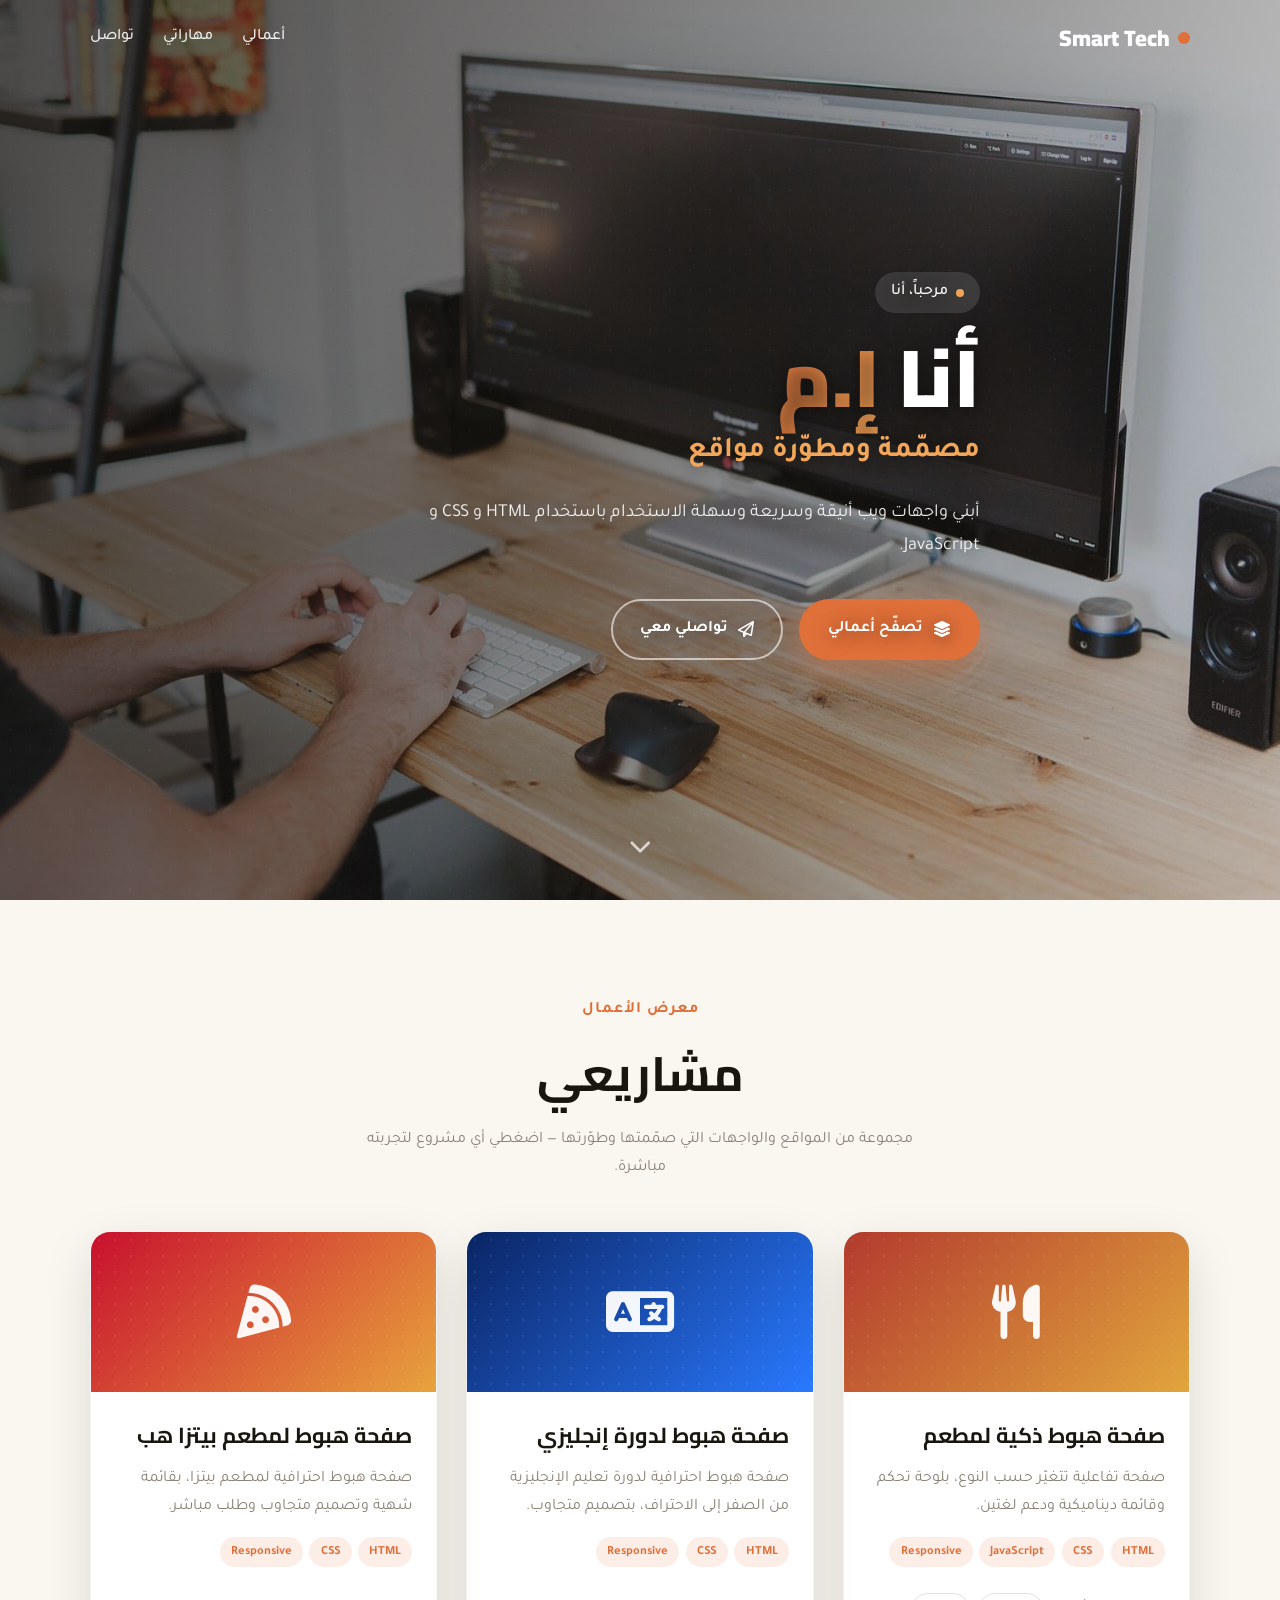
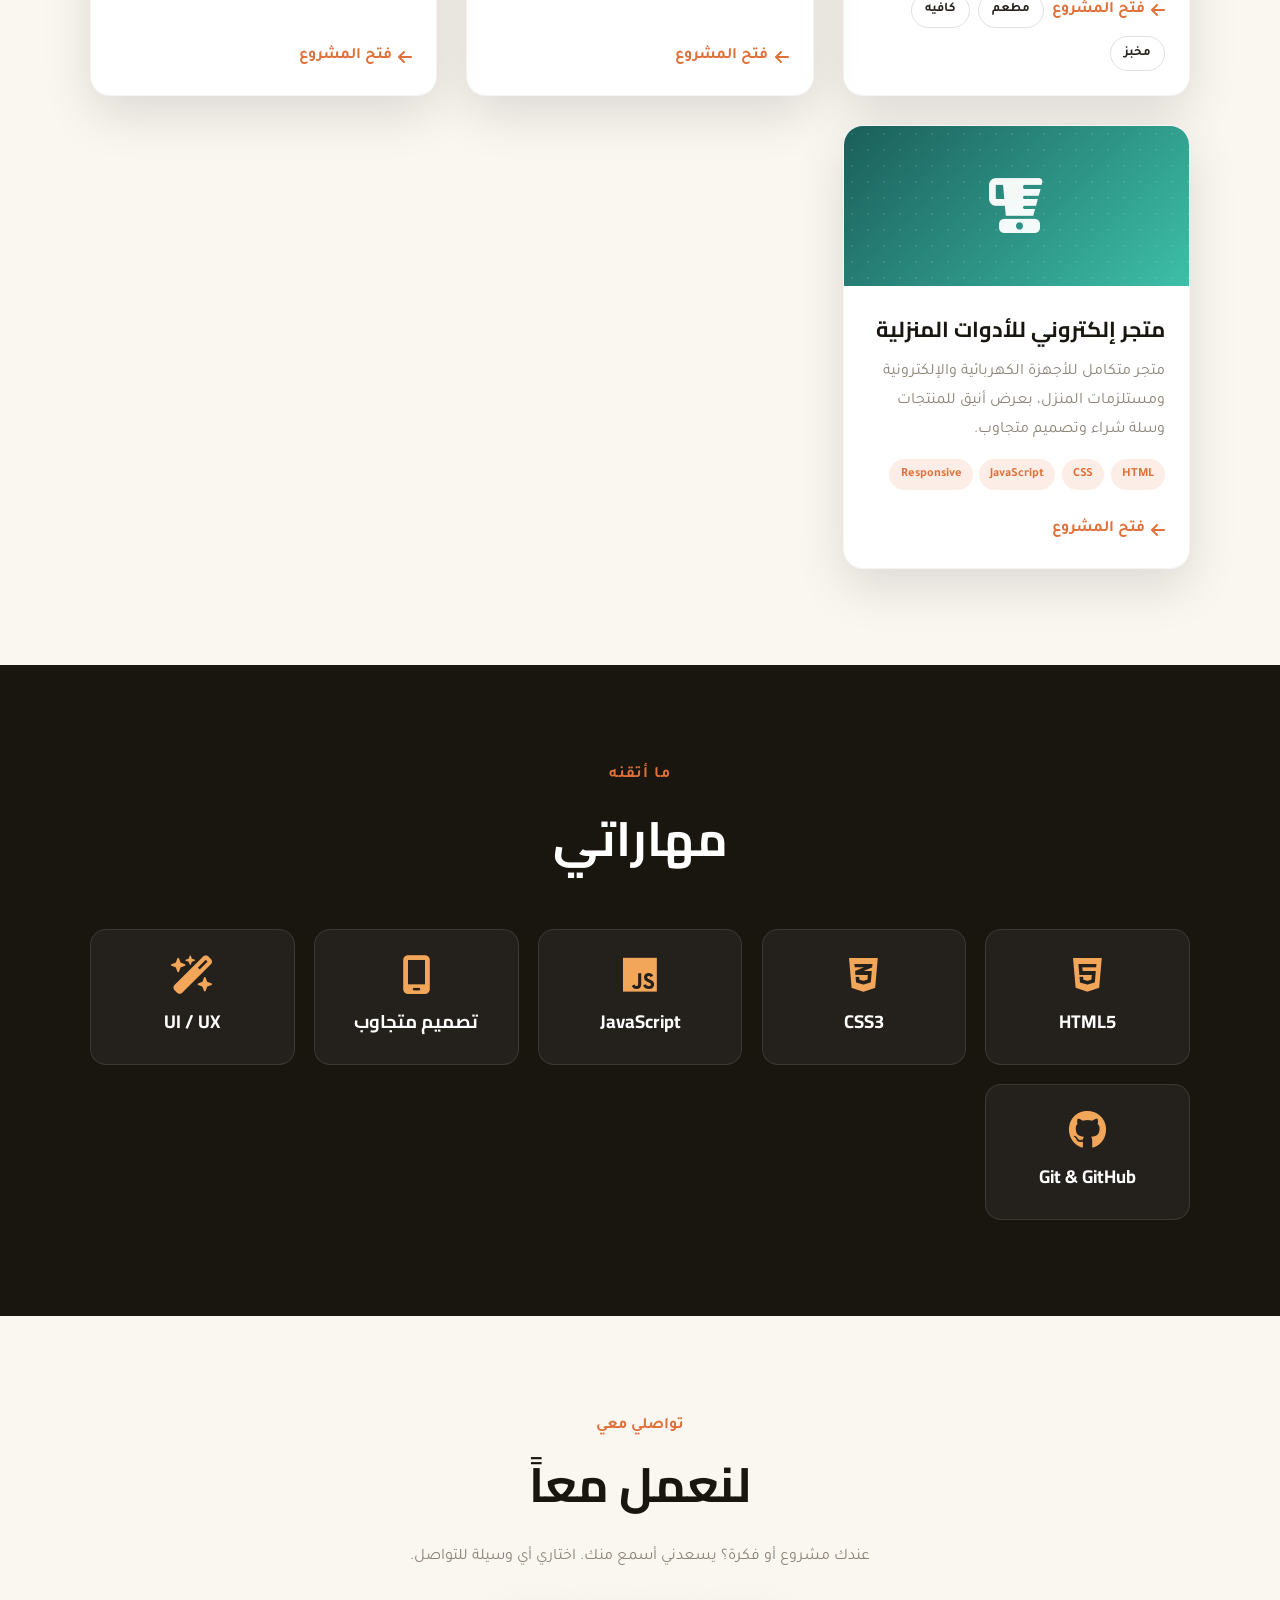
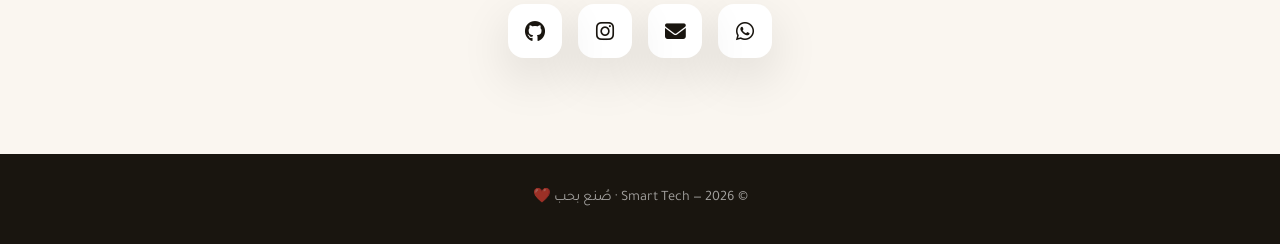
<file: index.html>
<!DOCTYPE html>
<!--
  =========================================================
  الصفحة الرئيسية (بورتفوليو) — تعرض كل أعمالك
  ملف واحد مكتفٍ ذاتياً (HTML + CSS + JS).
  ✦ لتعديل بياناتك ومشاريعك: غيّري كائن CONFIG و PROJECTS في آخر الملف فقط.
  ✦ صورة الواجهة مدمجة داخل الملف (لا حاجة لرفع صورة منفصلة).
  =========================================================
-->
<html lang="ar" dir="rtl">
<head>
  <meta charset="UTF-8" />
  <meta name="viewport" content="width=device-width, initial-scale=1.0" />
  <title>أعمالي — مصمّمة ومطوّرة مواقع</title>

  <link rel="preconnect" href="https://fonts.googleapis.com" />
  <link rel="preconnect" href="https://fonts.gstatic.com" crossorigin />
  <link href="https://fonts.googleapis.com/css2?family=Cairo:wght@600;800;900&family=Tajawal:wght@400;500;700&display=swap" rel="stylesheet" />
  <link rel="stylesheet" href="https://cdnjs.cloudflare.com/ajax/libs/font-awesome/6.5.1/css/all.min.css" />

  <style>
  /* ============ المتغيّرات ============ */
  :root{
    --ink:#19150F;          /* خلفية داكنة دافئة */
    --cream:#FAF6F0;        /* خلفية فاتحة */
    --text:#26211B;         /* نص */
    --muted:#8c8377;        /* نص ثانوي */
    --accent:#E0703A;       /* لون مميّز (يتناسق مع خشب الواجهة) */
    --accent-2:#F2A65A;     /* تدرّج ثانوي */
    --card:#ffffff;
    --radius:20px;
    --shadow:0 18px 50px rgba(0,0,0,.12);
    --maxw:1100px;
  }
  *{margin:0;padding:0;box-sizing:border-box}
  html{scroll-behavior:smooth}
  body{font-family:'Tajawal',sans-serif;background:var(--cream);color:var(--text);line-height:1.8;overflow-x:hidden}
  h1,h2,h3,.logo{font-family:'Cairo',sans-serif}
  a{text-decoration:none;color:inherit}
  ul{list-style:none}
  img{max-width:100%;display:block}
  .container{width:90%;max-width:var(--maxw);margin-inline:auto}
  .muted{color:var(--muted)}

  /* ============ شريط التنقل ============ */
  .nav{position:fixed;top:0;inset-inline:0;z-index:50;transition:.3s}
  .nav.solid{background:rgba(250,246,240,.9);backdrop-filter:blur(12px);box-shadow:0 4px 20px rgba(0,0,0,.06)}
  .nav-in{display:flex;align-items:center;justify-content:space-between;padding:1.1rem 0}
  .logo{font-weight:900;font-size:1.4rem;display:flex;align-items:center;gap:.5rem;color:#fff;transition:.3s}
  .nav.solid .logo{color:var(--text)}
  .logo .dot{width:12px;height:12px;border-radius:50%;background:var(--accent);display:inline-block}
  .nav-links{display:flex;gap:1.8rem}
  .nav-links a{color:rgba(255,255,255,.9);font-weight:500;position:relative;transition:.3s}
  .nav.solid .nav-links a{color:var(--text)}
  .nav-links a::after{content:'';position:absolute;bottom:-5px;right:0;width:0;height:2px;background:var(--accent);transition:width .25s}
  .nav-links a:hover::after{width:100%}
  .nav-toggle{display:none;background:none;border:none;color:#fff;font-size:1.5rem;cursor:pointer}
  .nav.solid .nav-toggle{color:var(--text)}

  /* ============ الواجهة (Hero) ============ */
  .hero{position:relative;min-height:100vh;display:grid;align-items:center;color:#fff;overflow:hidden}
  .hero-img{position:absolute;inset:0;background-image:url("[data-uri]");background-size:cover;background-position:center;
            /* خلفية احتياطية لو الصورة غير موجودة */
            background-color:#2a2a2a}
  .hero-overlay{position:absolute;inset:0;
    background:linear-gradient(105deg, rgba(15,12,9,.72) 0%, rgba(15,12,9,.45) 45%, rgba(15,12,9,.12) 100%)}
  /* حبيبات خفيفة لإحساس راقٍ */
  .hero-overlay::after{content:'';position:absolute;inset:0;opacity:.5;
    background-image:radial-gradient(rgba(255,255,255,.06) 1px,transparent 1px);background-size:20px 20px}
  .hero-content{position:relative;padding:6rem 0 4rem;max-width:680px;text-shadow:0 2px 18px rgba(0,0,0,.5)}
  .eyebrow{display:inline-flex;align-items:center;gap:.5rem;background:rgba(255,255,255,.12);
    padding:.4rem 1rem;border-radius:999px;font-weight:500;margin-bottom:1.4rem;backdrop-filter:blur(4px)}
  .eyebrow .dot{width:8px;height:8px;border-radius:50%;background:var(--accent-2);animation:blink 1.6s infinite}
  @keyframes blink{50%{opacity:.3}}
  .hero h1{font-size:clamp(2.6rem,8vw,5rem);font-weight:900;line-height:1.05;margin-bottom:.4rem}
  .hero h1 .accent{background:linear-gradient(120deg,var(--accent),var(--accent-2));-webkit-background-clip:text;background-clip:text;color:transparent}
  .hero .role{font-size:clamp(1.2rem,3.5vw,1.8rem);color:var(--accent-2);font-weight:700;margin-bottom:1.2rem}
  .hero .tagline{font-size:1.15rem;opacity:.9;margin-bottom:2.2rem;max-width:560px}
  .hero-cta{display:flex;gap:1rem;flex-wrap:wrap}
  .btn{display:inline-flex;align-items:center;gap:.6rem;padding:.9rem 1.7rem;border-radius:999px;
    font-family:'Tajawal';font-weight:700;font-size:1rem;cursor:pointer;border:2px solid transparent;transition:transform .2s,box-shadow .2s,background .2s}
  .btn:hover{transform:translateY(-3px)}
  .btn-primary{background:var(--accent);color:#fff;box-shadow:0 10px 28px rgba(224,112,58,.45)}
  .btn-ghost{background:transparent;color:#fff;border-color:rgba(255,255,255,.6)}
  .btn-ghost:hover{background:rgba(255,255,255,.12)}
  .scroll-cue{position:absolute;bottom:1.8rem;left:50%;transform:translateX(-50%);color:rgba(255,255,255,.7);
    font-size:1.4rem;animation:bounce 2s infinite}
  @keyframes bounce{0%,100%{transform:translate(-50%,0)}50%{transform:translate(-50%,10px)}}

  /* ============ الأقسام العامة ============ */
  section{padding:6rem 0}
  .head{text-align:center;margin-bottom:3rem}
  .head .tag{color:var(--accent);font-weight:700;letter-spacing:1px}
  .head h2{font-size:clamp(2rem,5vw,3rem);color:var(--ink);margin-top:.3rem}
  .head p{max-width:560px;margin:.6rem auto 0}

  /* ============ شبكة المشاريع ============ */
  .projects{display:grid;grid-template-columns:repeat(auto-fill,minmax(320px,1fr));gap:1.8rem}
  .card{background:var(--card);border-radius:var(--radius);overflow:hidden;box-shadow:var(--shadow);
    display:flex;flex-direction:column;transition:transform .35s,box-shadow .35s;border:1px solid rgba(0,0,0,.04)}
  .card:hover{transform:translateY(-10px);box-shadow:0 28px 60px rgba(0,0,0,.18)}
  .card-top{height:160px;display:grid;place-items:center;position:relative;overflow:hidden;
    background:linear-gradient(135deg,var(--c1,var(--accent)),var(--c2,var(--accent-2)))}
  .card-top .ico{font-size:3.4rem;color:rgba(255,255,255,.95)}
  .card-top::after{content:'';position:absolute;inset:0;
    background-image:radial-gradient(rgba(255,255,255,.18) 1px,transparent 1px);background-size:16px 16px;opacity:.5}
  .card-body{padding:1.5rem;display:flex;flex-direction:column;gap:.6rem;flex:1}
  .card-body h3{font-size:1.35rem;color:var(--ink)}
  .tags{display:flex;flex-wrap:wrap;gap:.4rem;margin-top:.3rem}
  .tags span{font-size:.78rem;font-weight:700;background:color-mix(in srgb,var(--accent) 12%,transparent);
    color:var(--accent);padding:.25rem .7rem;border-radius:999px}
  .card-foot{margin-top:auto;padding-top:1rem;display:flex;flex-wrap:wrap;gap:.5rem;align-items:center}
  .open-link{display:inline-flex;align-items:center;gap:.4rem;font-weight:700;color:var(--accent);transition:gap .2s}
  .open-link:hover{gap:.8rem}
  .chip{font-size:.82rem;font-weight:700;border:1.5px solid rgba(0,0,0,.12);padding:.3rem .8rem;border-radius:999px;transition:.2s}
  .chip:hover{background:var(--ink);color:#fff;border-color:var(--ink)}
  .soon{opacity:.7}
  .soon .card-top{background:linear-gradient(135deg,#b7b1a7,#8c8377)}

  /* ============ المهارات ============ */
  .skills-sec{background:var(--ink);color:#fff}
  .skills-sec .head h2{color:#fff}
  .skills{display:grid;grid-template-columns:repeat(auto-fit,minmax(180px,1fr));gap:1.2rem}
  .skill{background:rgba(255,255,255,.05);border:1px solid rgba(255,255,255,.1);border-radius:16px;
    padding:1.6rem;text-align:center;transition:.3s}
  .skill:hover{background:rgba(224,112,58,.15);border-color:var(--accent);transform:translateY(-6px)}
  .skill i{font-size:2.4rem;color:var(--accent-2);margin-bottom:.7rem}
  .skill h3{font-size:1.15rem}

  /* ============ التواصل ============ */
  .contact{text-align:center}
  .contact h2{font-size:clamp(2rem,5vw,3rem);color:var(--ink)}
  .contact p{max-width:520px;margin:1rem auto 2rem}
  .socials{display:flex;justify-content:center;gap:1rem;flex-wrap:wrap}
  .socials a{width:54px;height:54px;display:grid;place-items:center;border-radius:16px;font-size:1.3rem;
    background:var(--card);box-shadow:var(--shadow);color:var(--ink);transition:.3s}
  .socials a:hover{background:var(--accent);color:#fff;transform:translateY(-5px)}

  /* ============ التذييل ============ */
  footer{background:var(--ink);color:rgba(255,255,255,.6);text-align:center;padding:2rem 0;font-size:.9rem}

  /* ============ أنيميشن الظهور ============ */
  .reveal{opacity:0;transform:translateY(40px);transition:opacity .7s,transform .7s}
  .reveal.show{opacity:1;transform:none}

  /* ============ التجاوب ============ */
  @media(max-width:760px){
    .nav-links{position:fixed;inset:0 0 0 auto;width:75%;max-width:300px;background:var(--cream);
      flex-direction:column;padding:5rem 2rem;gap:1.5rem;transform:translateX(100%);transition:.3s;z-index:40;box-shadow:-10px 0 30px rgba(0,0,0,.2)}
    .nav-links.open{transform:translateX(0)}
    .nav-links a{color:var(--text)!important}
    .nav-toggle{display:block}
  }
  @media(prefers-reduced-motion:reduce){*{animation:none!important;transition:none!important}.reveal{opacity:1;transform:none}}
  </style>
</head>
<body>

  <!-- ============ شريط التنقل ============ -->
  <header class="nav" id="nav">
    <div class="container nav-in">
      <a href="#top" class="logo"><span class="dot"></span><span id="logoName">اسمكِ</span></a>
      <nav class="nav-links" id="navLinks">
        <a href="#work">أعمالي</a>
        <a href="#skills">مهاراتي</a>
        <a href="#contact">تواصل</a>
      </nav>
      <button class="nav-toggle" id="navToggle" aria-label="القائمة"><i class="fa-solid fa-bars"></i></button>
    </div>
  </header>

  <!-- ============ الواجهة ============ -->
  <section class="hero" id="top">
    <div class="hero-img"></div>
    <div class="hero-overlay"></div>
    <div class="container hero-content">
      <span class="eyebrow"><span class="dot"></span> <span id="heroHello">مرحباً، أنا</span></span>
      <h1>أنا <span class="accent" id="heroName">اسمكِ هنا</span></h1>
      <p class="role" id="heroRole">مصمّمة ومطوّرة مواقع</p>
      <p class="tagline" id="heroTagline">—</p>
      <div class="hero-cta">
        <a href="#work" class="btn btn-primary"><i class="fa-solid fa-layer-group"></i> تصفّح أعمالي</a>
        <a href="#contact" class="btn btn-ghost"><i class="fa-regular fa-paper-plane"></i> تواصلي معي</a>
      </div>
    </div>
    <a href="#work" class="scroll-cue" aria-label="انزل"><i class="fa-solid fa-chevron-down"></i></a>
  </section>

  <!-- ============ المشاريع ============ -->
  <section id="work">
    <div class="container">
      <div class="head reveal">
        <span class="tag">معرض الأعمال</span>
        <h2>مشاريعي</h2>
        <p class="muted">مجموعة من المواقع والواجهات التي صمّمتها وطوّرتها — اضغطي أي مشروع لتجربته مباشرة.</p>
      </div>
      <div class="projects" id="projectsGrid"></div>
    </div>
  </section>

  <!-- ============ المهارات ============ -->
  <section class="skills-sec" id="skills">
    <div class="container">
      <div class="head reveal">
        <span class="tag">ما أتقنه</span>
        <h2>مهاراتي</h2>
      </div>
      <div class="skills" id="skillsGrid"></div>
    </div>
  </section>

  <!-- ============ التواصل ============ -->
  <section class="contact" id="contact">
    <div class="container reveal">
      <span class="tag" style="color:var(--accent);font-weight:700">تواصلي معي</span>
      <h2>لنعمل معاً</h2>
      <p class="muted">عندك مشروع أو فكرة؟ يسعدني أسمع منك. اختاري أي وسيلة للتواصل.</p>
      <div class="socials" id="socials"></div>
    </div>
  </section>

  <footer>
    <div class="container">© <span id="year"></span> — <span id="footName">اسمكِ</span> · صُنع بحب ❤️</div>
  </footer>

  <script>
  /* =========================================================
     ✦✦✦ عدّلي من هنا فقط ✦✦✦
     ========================================================= */

  // (1) بياناتك الشخصية
  const CONFIG = {
    name: "Smart Tech",
    heroName: "إ.م",
    hello:   "مرحباً، أنا",
    role:    "مصمّمة ومطوّرة مواقع",
    tagline: "أبني واجهات ويب أنيقة وسريعة وسهلة الاستخدام باستخدام HTML و CSS و JavaScript.",
    // روابط التواصل (ضعي # لإخفاء أي رابط لا تريدينه)
    socials: {
      whatsapp:  "https://wa.me/249965160505",
      email:     "mailto:uvw333@hotmail.com",
      instagram: "https://instagram.com/your_username",
      github:    "https://github.com/smarttech222",
      linkedin:  "#"
    }
  };

  // (2) مشاريعك — أضيفي/احذفي عناصر من هذه القائمة
  //   link    : رابط المشروع (مجلد فرعي مثل "restaurant/")
  //   icon    : أيقونة Font Awesome
  //   c1,c2   : لونا تدرّج بطاقة المشروع
  //   chips   : أزرار اختيارية لروابط فرعية (مثل أنواع المطعم)
  //   soon    : true لو المشروع "قريباً" (غير منشور بعد)
  const PROJECTS = [
    {
      title: "صفحة هبوط ذكية لمطعم",
      desc:  "صفحة تفاعلية تتغيّر حسب النوع، بلوحة تحكم وقائمة ديناميكية ودعم لغتين.",
      tags:  ["HTML","CSS","JavaScript","Responsive"],
      icon:  "fa-solid fa-utensils",
      c1:"#B23A2E", c2:"#E2A53D",
      link:  "restaurant/",
      chips: [
        { label:"مطعم",  href:"restaurant/?type=restaurant" },
        { label:"كافيه", href:"restaurant/?type=cafe" },
        { label:"مخبز",  href:"restaurant/?type=bakery" }
      ]
    },
    {
      title: "صفحة هبوط لدورة إنجليزي",
      desc:  "صفحة هبوط احترافية لدورة تعليم الإنجليزية من الصفر إلى الاحتراف، بتصميم متجاوب.",
      tags:  ["HTML","CSS","Responsive"],
      icon:  "fa-solid fa-language",
      c1:"#0A2463", c2:"#2979FF",
      link:  "english-course/"
    },
    {
      title: "صفحة هبوط لمطعم بيتزا هب",
      desc:  "صفحة هبوط احترافية لمطعم بيتزا، بقائمة شهية وتصميم متجاوب وطلب مباشر.",
      tags:  ["HTML","CSS","Responsive"],
      icon:  "fa-solid fa-pizza-slice",
      c1:"#C8102E", c2:"#E8A33D",
      link:  "pizza-hut/"
    }
,
{
  title: "متجر إلكتروني للأدوات المنزلية",
  desc:  "متجر متكامل للأجهزة الكهربائية والإلكترونية ومستلزمات المنزل، بعرض أنيق للمنتجات وسلة شراء وتصميم متجاوب.",
  tags:  ["HTML","CSS","JavaScript","Responsive"],
  icon:  "fa-solid fa-blender",
  c1:"#1B5E5A", c2:"#3DBFA8",
  link:  "home-store/"
}
    
  ];

  // (3) مهاراتك
  const SKILLS = [
    { name:"HTML5",      icon:"fa-brands fa-html5" },
    { name:"CSS3",       icon:"fa-brands fa-css3-alt" },
    { name:"JavaScript", icon:"fa-brands fa-js" },
    { name:"تصميم متجاوب", icon:"fa-solid fa-mobile-screen" },
    { name:"UI / UX",    icon:"fa-solid fa-wand-magic-sparkles" },
    { name:"Git & GitHub", icon:"fa-brands fa-github" }
  ];

  /* =========================================================
     (لا حاجة لتعديل ما تحت — منطق العرض)
     ========================================================= */

  // أيقونات شبكات التواصل
  const SOCIAL_ICONS = {
    whatsapp:"fa-brands fa-whatsapp", email:"fa-solid fa-envelope",
    instagram:"fa-brands fa-instagram", github:"fa-brands fa-github",
    linkedin:"fa-brands fa-linkedin-in", tiktok:"fa-brands fa-tiktok",
    facebook:"fa-brands fa-facebook-f", twitter:"fa-brands fa-x-twitter"
  };

  // ملء البيانات الشخصية
  document.getElementById("logoName").textContent  = CONFIG.name;
  document.getElementById("footName").textContent  = CONFIG.name;
  document.getElementById("heroName").textContent   = CONFIG.heroName;
  document.getElementById("heroHello").textContent  = CONFIG.hello;
  document.getElementById("heroRole").textContent   = CONFIG.role;
  document.getElementById("heroTagline").textContent= CONFIG.tagline;
  document.getElementById("year").textContent       = new Date().getFullYear();

  // بناء بطاقات المشاريع
  document.getElementById("projectsGrid").innerHTML = PROJECTS.map(p => `
    <article class="card reveal ${p.soon ? "soon" : ""}" ${p.c1 ? `style="--c1:${p.c1};--c2:${p.c2}"`:""}>
      <div class="card-top"><i class="ico ${p.icon || "fa-solid fa-folder"}"></i></div>
      <div class="card-body">
        <h3>${p.title}</h3>
        <p class="muted">${p.desc}</p>
        <div class="tags">${(p.tags||[]).map(t=>`<span>${t}</span>`).join("")}</div>
        <div class="card-foot">
          ${p.soon
            ? `<span class="muted"><i class="fa-regular fa-clock"></i> قريباً</span>`
            : `<a class="open-link" href="${p.link}"><i class="fa-solid fa-arrow-left"></i> فتح المشروع</a>`}
          ${(p.chips||[]).map(c=>`<a class="chip" href="${c.href}">${c.label}</a>`).join("")}
        </div>
      </div>
    </article>`).join("");

  // بناء المهارات
  document.getElementById("skillsGrid").innerHTML = SKILLS.map(s => `
    <div class="skill reveal"><i class="${s.icon}"></i><h3>${s.name}</h3></div>`).join("");

  // بناء روابط التواصل (يتجاهل الفارغة أو #)
  document.getElementById("socials").innerHTML = Object.entries(CONFIG.socials)
    .filter(([,v]) => v && v !== "#")
    .map(([net,href]) => `<a href="${href}" target="_blank" aria-label="${net}"><i class="${SOCIAL_ICONS[net]||"fa-solid fa-link"}"></i></a>`)
    .join("");

  // شريط التنقل: لون عند النزول + قائمة الجوال
  const nav = document.getElementById("nav");
  const links = document.getElementById("navLinks");
  window.addEventListener("scroll", () => nav.classList.toggle("solid", window.scrollY > 60));
  document.getElementById("navToggle").addEventListener("click", () => links.classList.toggle("open"));
  links.querySelectorAll("a").forEach(a => a.addEventListener("click", () => links.classList.remove("open")));

  // أنيميشن الظهور عند التمرير
  const io = new IntersectionObserver(es => es.forEach(e => {
    if (e.isIntersecting) { e.target.classList.add("show"); io.unobserve(e.target); }
  }), { threshold:.15 });
  document.querySelectorAll(".reveal").forEach(el => io.observe(el));
  </script>
</body>
</html>
</file>
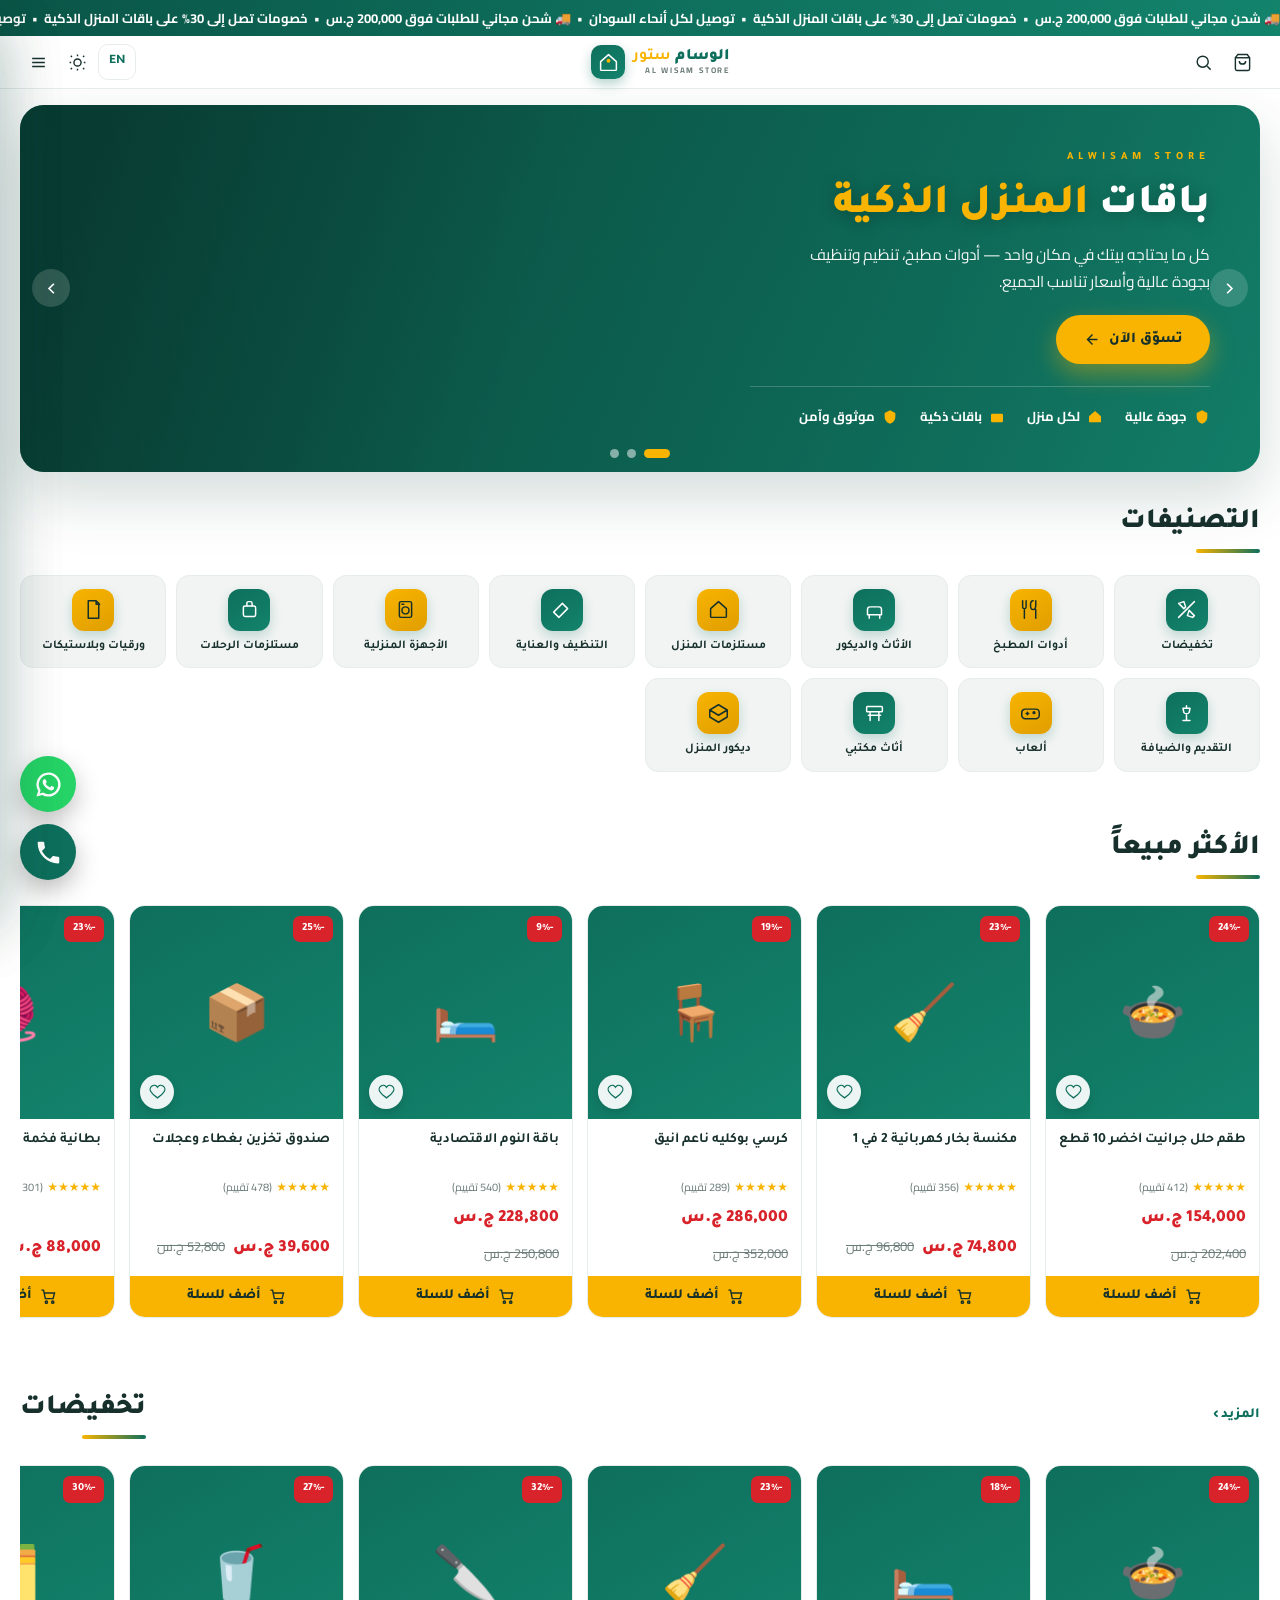
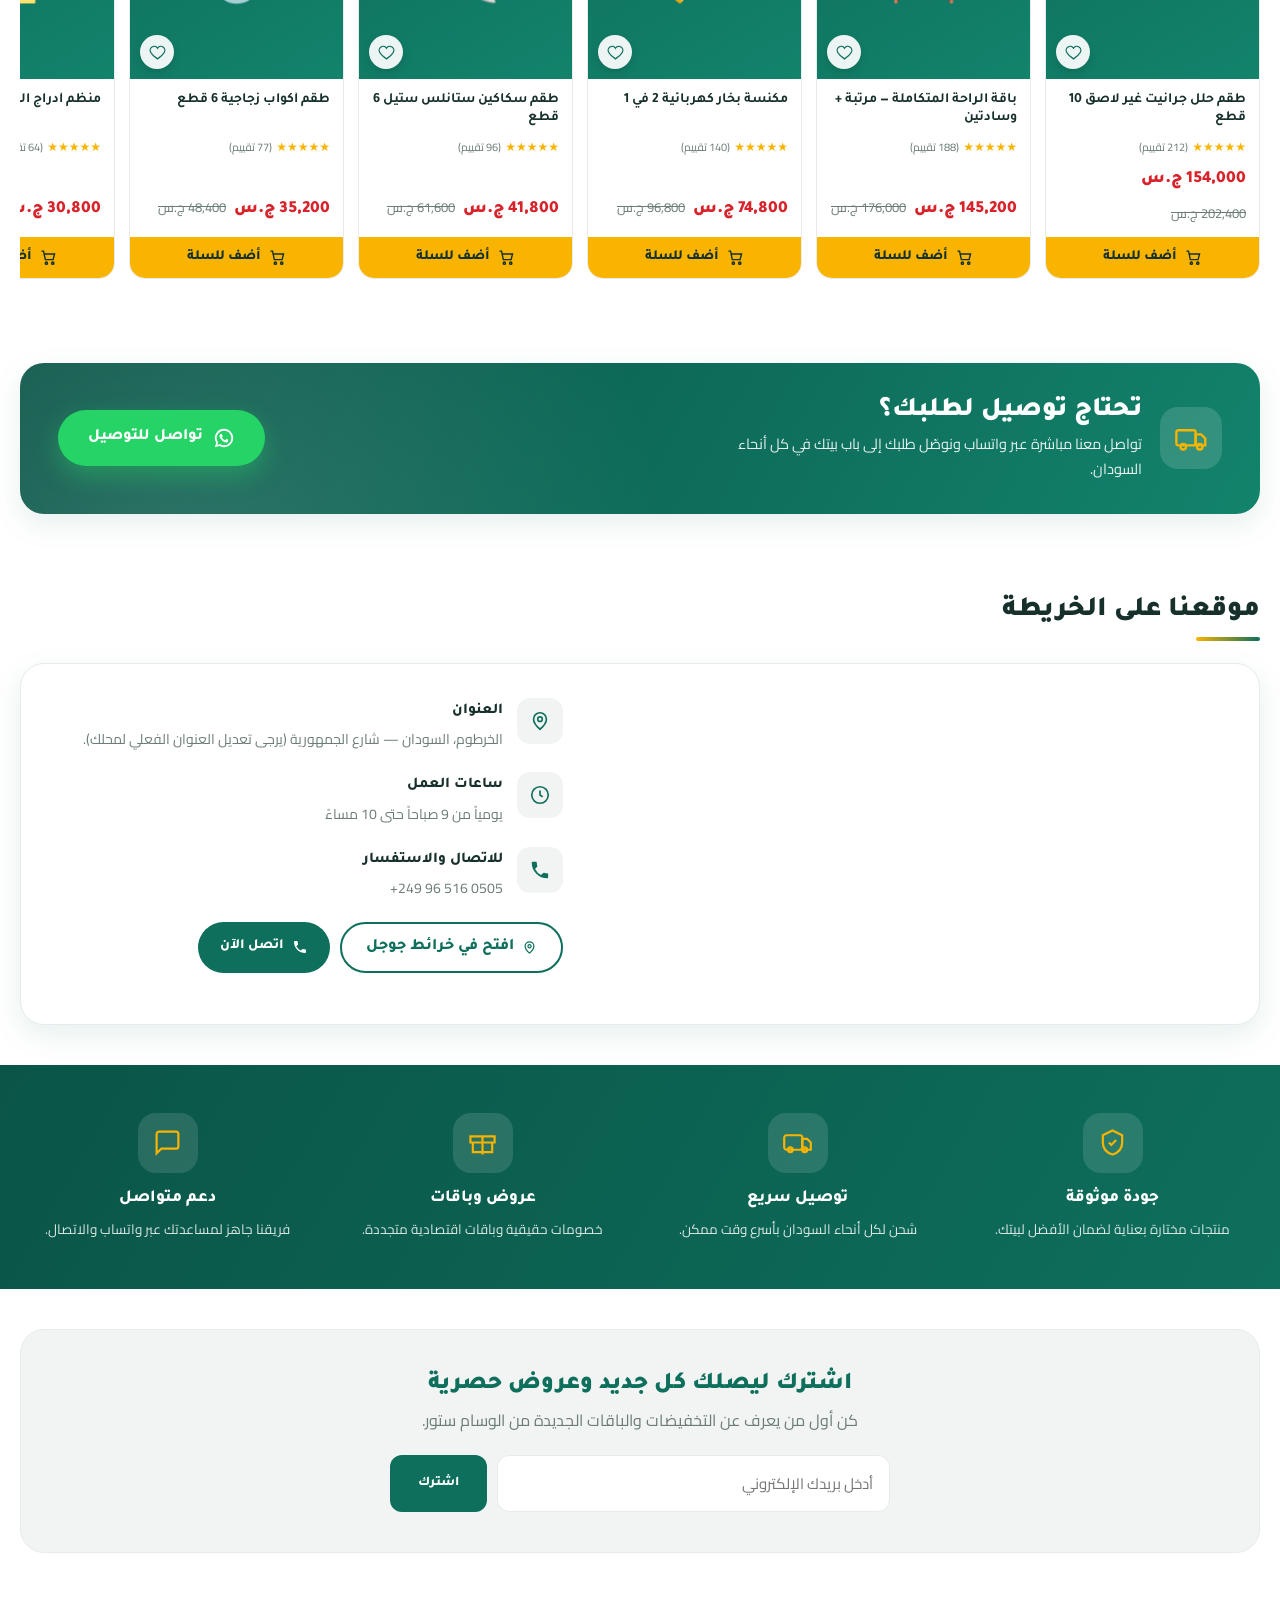
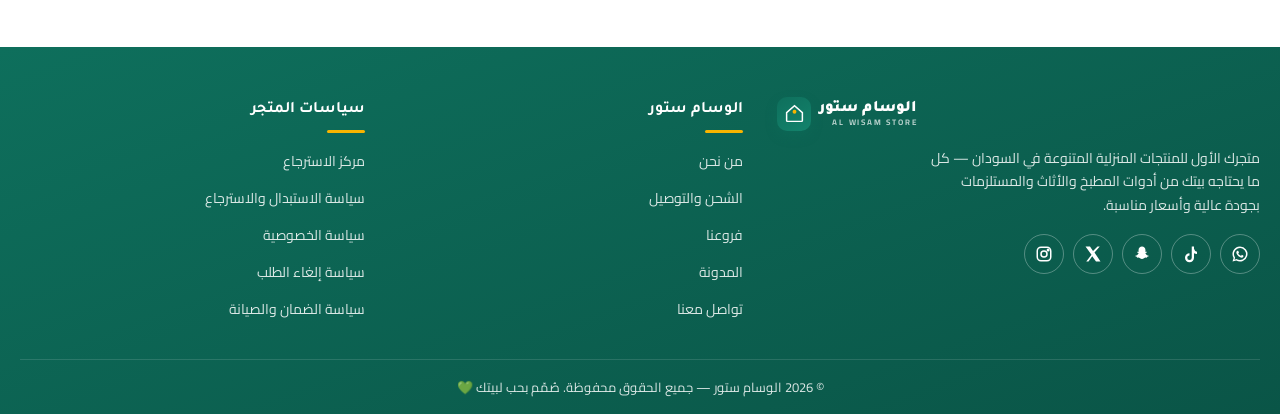
<file: home-store/index.html>
<!DOCTYPE html>
<html lang="ar" dir="rtl" data-theme="light">
<head>
<meta charset="UTF-8">
<meta name="viewport" content="width=device-width, initial-scale=1.0">
<title>الوسام ستور | متجر المنتجات المنزلية المتنوعة</title>
<meta name="description" content="الوسام ستور — متجرك الأول للمنتجات المنزلية المتنوعة: أدوات المطبخ، الأثاث، الخزائن، الكراسي، مستلزمات المنزل وأكثر.">
<link rel="preconnect" href="https://fonts.googleapis.com">
<link rel="preconnect" href="https://fonts.gstatic.com" crossorigin>
<link href="https://fonts.googleapis.com/css2?family=Cairo:wght@400;500;600;700;800;900&family=Poppins:wght@400;500;600;700;800&family=Tajawal:wght@400;500;700;800;900&display=swap" rel="stylesheet">
<style>
:root{
  --teal:#0e6f5c;--teal-2:#0a5547;--teal-soft:#13836c;
  --gold:#f8b400;--gold-2:#e09e00;
  --ink:#17302c;--muted:#6b7c79;--red:#d8232a;
  --paper:#fff;--mist:#f1f4f3;--line:#e6ecea;
  --shadow:0 10px 30px rgba(14,111,92,.10);--shadow-lg:0 24px 60px rgba(10,60,50,.18);
  --r:16px;--maxw:1240px;
  --head:'Tajawal',system-ui,sans-serif;--body:'Cairo',system-ui,sans-serif;
}
html[lang="en"]{--head:'Poppins',sans-serif;--body:'Poppins',sans-serif;}
html[data-theme="dark"]{--paper:#0f1c1a;--mist:#13201e;--ink:#eaf3f1;--muted:#9bb0ac;--line:#1f322e;--shadow:0 10px 30px rgba(0,0,0,.4);--shadow-lg:0 24px 60px rgba(0,0,0,.55);}
*{box-sizing:border-box;margin:0;padding:0}
html{scroll-behavior:smooth}
body{font-family:var(--body);background:var(--paper);color:var(--ink);line-height:1.7;overflow-x:hidden;transition:background .35s,color .35s}
a{color:inherit;text-decoration:none}
img{display:block;max-width:100%}
button{font-family:inherit;cursor:pointer;border:none;background:none}
.wrap{max-width:var(--maxw);margin:0 auto;padding:0 16px}
h1,h2,h3{font-family:var(--head);line-height:1.25}
::selection{background:var(--gold);color:#15302b}

/* ===== ANNOUNCE (marquee) ===== */
.announce{background:linear-gradient(90deg,var(--teal-2),var(--teal),var(--teal-soft));color:#fff;overflow:hidden;white-space:nowrap;padding:7px 0;font-size:13px;font-weight:700}
.announce .track{display:inline-block;padding-left:100%;animation:marq 22s linear infinite}
html[dir="ltr"] .announce .track{padding-left:0;padding-right:100%}
.announce:hover .track{animation-play-state:paused}
.announce b{color:var(--gold)}
@keyframes marq{from{transform:translateX(0)}to{transform:translateX(-100%)}}
html[dir="ltr"] .announce .track{animation-name:marqL}
@keyframes marqL{from{transform:translateX(0)}to{transform:translateX(100%)}}

/* ===== HEADER (compact, one row) ===== */
header{position:sticky;top:0;z-index:60;background:color-mix(in srgb,var(--paper) 90%,transparent);backdrop-filter:blur(14px);border-bottom:1px solid var(--line);transition:box-shadow .3s,background .35s}
header.scrolled{box-shadow:0 6px 22px rgba(0,0,0,.07)}
.hdr{display:flex;align-items:center;justify-content:space-between;gap:8px;padding:8px 0}
.hdr-side{display:flex;align-items:center;gap:3px}
.icon-btn{width:36px;height:36px;border-radius:10px;display:grid;place-items:center;color:var(--ink);position:relative;transition:.22s}
.icon-btn:hover{background:var(--mist);color:var(--teal)}
.icon-btn svg{width:19px;height:19px}
.lang-btn{min-width:38px;height:36px;padding:0 9px;border-radius:10px;display:grid;place-items:center;font-family:var(--head);font-weight:800;font-size:13px;color:var(--teal);border:1.5px solid var(--line);transition:.22s}
.lang-btn:hover{background:var(--teal);color:#fff;border-color:var(--teal)}
.cart-badge{position:absolute;top:1px;left:1px;min-width:16px;height:16px;padding:0 3px;background:var(--gold);color:#15302b;border-radius:20px;font-size:10px;font-weight:800;display:grid;place-items:center;font-family:var(--body);transform:scale(0);transition:transform .3s cubic-bezier(.34,1.56,.64,1)}
html[dir="ltr"] .cart-badge{left:auto;right:1px}
.cart-badge.show{transform:scale(1)}
.logo{display:flex;align-items:center;gap:8px;flex-direction:row-reverse}
html[dir="ltr"] .logo{flex-direction:row}
.logo .mark{width:34px;height:34px;border-radius:10px;background:linear-gradient(150deg,var(--teal),var(--teal-soft));display:grid;place-items:center;box-shadow:0 5px 12px rgba(14,111,92,.3);flex-shrink:0}
.logo .mark svg{width:21px;height:21px}
.logo .txt{display:flex;flex-direction:column;line-height:1}
.logo .ar{font-family:var(--head);font-weight:900;font-size:16px;color:var(--teal)}
.logo .ar b{color:var(--gold)}
.logo .en{font-size:8px;font-weight:700;color:var(--muted);letter-spacing:1.8px;margin-top:2px}

/* ===== HERO ===== */
.hero{padding:16px 0 4px}
.carousel{position:relative;border-radius:24px;overflow:hidden;box-shadow:var(--shadow-lg)}
.slides{display:flex;transition:transform .55s cubic-bezier(.65,0,.35,1)}
.slide{min-width:100%;position:relative;display:grid;align-items:center;min-height:330px;background:linear-gradient(120deg,var(--teal-2),var(--teal) 55%,var(--teal-soft))}
.slide-bg{position:absolute;inset:0;width:100%;height:100%;object-fit:cover;z-index:0}
.slide-ov{position:absolute;inset:0;z-index:1;background:linear-gradient(105deg,rgba(8,50,42,.74) 6%,rgba(10,70,58,.42) 42%,rgba(10,60,50,.08) 100%)}
html[dir="ltr"] .slide-ov{background:linear-gradient(255deg,rgba(8,50,42,.74) 6%,rgba(10,70,58,.42) 42%,rgba(10,60,50,.08) 100%)}
.slide-copy{position:relative;z-index:2;padding:44px 50px;max-width:560px;color:#fff}
.eyebrow{font-family:var(--head);font-weight:800;letter-spacing:5px;font-size:11px;color:var(--gold);text-transform:uppercase;margin-bottom:12px}
.slide-copy h2{font-size:clamp(26px,4.6vw,42px);font-weight:900;margin-bottom:10px;text-shadow:0 2px 16px rgba(0,0,0,.25)}
.slide-copy h2 em{font-style:normal;color:var(--gold)}
.slide-copy p{font-size:15.5px;opacity:.95;max-width:420px;margin-bottom:20px}
.btn-gold{display:inline-flex;align-items:center;gap:8px;background:var(--gold);color:#15302b;font-family:var(--head);font-weight:800;font-size:15px;padding:12px 28px;border-radius:50px;box-shadow:0 10px 24px rgba(248,180,0,.4);transition:.25s}
.btn-gold:hover{transform:translateY(-3px);box-shadow:0 16px 30px rgba(248,180,0,.5)}
.btn-gold svg{width:17px;height:17px}
.trust{position:relative;z-index:2;display:flex;flex-wrap:wrap;gap:7px 22px;margin-top:22px;padding-top:18px;border-top:1px solid rgba(255,255,255,.2)}
.trust div{display:flex;align-items:center;gap:7px;font-size:13px;font-weight:700;color:#fff}
.trust svg{width:16px;height:16px;color:var(--gold)}
.dots{position:absolute;bottom:14px;left:0;right:0;display:flex;justify-content:center;gap:8px;z-index:5}
.dots button{width:9px;height:9px;border-radius:50%;background:rgba(255,255,255,.5);transition:.3s}
.dots button.active{background:var(--gold);width:26px;border-radius:6px}
.c-arrow{position:absolute;top:50%;transform:translateY(-50%);z-index:5;width:38px;height:38px;border-radius:50%;background:rgba(255,255,255,.16);backdrop-filter:blur(6px);display:grid;place-items:center;color:#fff;transition:.25s}
.c-arrow:hover{background:var(--gold);color:#15302b}
.c-arrow.prev{right:12px}.c-arrow.next{left:12px}
html[dir="ltr"] .c-arrow.prev{right:auto;left:12px}html[dir="ltr"] .c-arrow.next{left:auto;right:12px}
.c-arrow svg{width:19px;height:19px}

/* ===== SECTIONS ===== */
.sec{padding:40px 0}
.sec-sm{padding:30px 0}
.sec-head{display:flex;align-items:center;justify-content:space-between;gap:14px;margin-bottom:22px;flex-wrap:wrap}
.sec-title h2{font-size:clamp(20px,3.4vw,28px);font-weight:900;color:var(--ink)}
.sec-title span{display:block;width:64px;height:4px;border-radius:6px;margin-top:8px;background:linear-gradient(90deg,var(--gold),var(--teal))}
html[dir="ltr"] .sec-title span{background:linear-gradient(90deg,var(--teal),var(--gold))}
.more-link{font-family:var(--head);font-weight:800;font-size:14px;color:var(--teal);display:inline-flex;align-items:center;gap:5px;transition:.2s}
.more-link:hover{color:var(--gold-2);gap:9px}
.more-link svg{width:15px;height:15px}
.btn-more{background:var(--gold);color:#15302b;font-family:var(--head);font-weight:800;font-size:14px;padding:9px 22px;border-radius:11px;transition:.25s;box-shadow:0 8px 18px rgba(248,180,0,.28)}
.btn-more:hover{background:var(--gold-2);transform:translateY(-2px)}

/* ===== CATEGORIES (compact) ===== */
.cats{display:grid;grid-template-columns:repeat(8,1fr);gap:10px}
.cat{background:var(--mist);border-radius:13px;padding:13px 6px;text-align:center;border:1px solid var(--line);transition:.3s;cursor:pointer}
.cat:hover{transform:translateY(-5px);box-shadow:var(--shadow);border-color:transparent}
.cat .ic{width:42px;height:42px;border-radius:12px;margin:0 auto 8px;display:grid;place-items:center;background:linear-gradient(150deg,var(--teal),var(--teal-soft));color:#fff;box-shadow:0 5px 12px rgba(14,111,92,.22)}
.cat:nth-child(even) .ic{background:linear-gradient(150deg,var(--gold),var(--gold-2));color:#15302b}
.cat .ic svg{width:21px;height:21px}
.cat b{font-family:var(--head);font-weight:700;font-size:12px;display:block;line-height:1.3}

/* ===== CARD ===== */
.card{background:var(--paper);border:1px solid var(--line);border-radius:var(--r);overflow:hidden;display:flex;flex-direction:column;transition:.32s;position:relative}
.card:hover{transform:translateY(-7px);box-shadow:var(--shadow-lg);border-color:transparent}
.tag{position:absolute;top:10px;right:10px;z-index:3;background:var(--red);color:#fff;font-family:var(--head);font-weight:800;font-size:11px;padding:4px 9px;border-radius:7px}
html[dir="ltr"] .tag{right:auto;left:10px}
.tag.best{background:var(--teal);right:auto;left:10px}
html[dir="ltr"] .tag.best{left:auto;right:10px}
.pimg{position:relative;aspect-ratio:1/1;background:var(--mist);overflow:hidden}
.pimg img{width:100%;height:100%;object-fit:cover;transition:.5s}
.card:hover .pimg img{transform:scale(1.07)}
.pimg.broken::after{content:var(--ph,'🛍️');position:absolute;inset:0;display:grid;place-items:center;font-size:54px;background:linear-gradient(150deg,var(--teal),var(--teal-soft))}
.fav{position:absolute;bottom:10px;left:10px;z-index:3;width:34px;height:34px;border-radius:50%;background:rgba(255,255,255,.92);display:grid;place-items:center;color:var(--teal);transition:.25s;box-shadow:0 4px 10px rgba(0,0,0,.12)}
html[dir="ltr"] .fav{left:auto;right:10px}
.fav:hover,.fav.on{background:var(--red);color:#fff}
.fav svg{width:17px;height:17px}
.card-body{padding:13px 13px 0;flex:1;display:flex;flex-direction:column}
.card-body h3{font-family:var(--head);font-weight:700;font-size:14px;color:var(--ink);min-height:40px;display:-webkit-box;-webkit-line-clamp:2;-webkit-box-orient:vertical;overflow:hidden}
.rate{display:flex;align-items:center;gap:4px;margin:5px 0 8px;color:var(--gold);font-size:12px}
.rate span{color:var(--muted);font-size:11px}
.price{display:flex;align-items:baseline;gap:8px;margin-top:auto;flex-wrap:wrap;padding-bottom:12px}
.price .now{font-family:var(--head);font-weight:900;font-size:17px;color:var(--red)}
.price .now.plain{color:var(--teal)}
.price .old{font-size:13px;color:var(--muted);text-decoration:line-through}
.add{display:flex;align-items:center;justify-content:center;gap:8px;width:100%;background:var(--gold);color:#15302b;font-family:var(--head);font-weight:800;font-size:14px;padding:12px;transition:.25s}
.add:hover{background:var(--gold-2)}
.add svg{width:17px;height:17px}
.add.done{background:var(--teal);color:#fff}

/* ===== GRID ===== */
.grid{display:grid;grid-template-columns:repeat(4,1fr);gap:18px}

/* ===== RAIL (auto-scroll single row) ===== */
.rail{display:flex;gap:14px;overflow-x:auto;padding:4px 2px 14px;scroll-snap-type:x mandatory;scrollbar-width:thin;scrollbar-color:var(--teal) transparent}
.rail::-webkit-scrollbar{height:6px}
.rail::-webkit-scrollbar-thumb{background:var(--teal);border-radius:6px}
.rail .card{min-width:215px;max-width:215px;scroll-snap-align:start}

/* ===== MARQUEE (best sellers) ===== */
.marquee{overflow:hidden;-webkit-mask-image:linear-gradient(90deg,transparent,#000 4%,#000 96%,transparent)}
.mq-track{display:flex;gap:16px;width:max-content;animation:scrollx 38s linear infinite}
.marquee:hover .mq-track{animation-play-state:paused}
.mq-track .card{min-width:220px;max-width:220px}
@keyframes scrollx{from{transform:translateX(0)}to{transform:translateX(-50%)}}

/* ===== PROMO ===== */
.promo{position:relative;border-radius:24px;overflow:hidden;display:grid;grid-template-columns:1fr 1fr;align-items:center;background:var(--mist);min-height:280px;box-shadow:var(--shadow)}
.promo.flip{direction:ltr}
.promo .pcopy{padding:42px;direction:inherit}
.promo.flip .pcopy{direction:rtl}
html[dir="ltr"] .promo .pcopy{direction:ltr}
.promo .pcopy h3{font-size:clamp(22px,3.4vw,32px);font-weight:900;color:var(--teal);margin-bottom:9px}
.promo .pcopy p{color:var(--muted);font-size:15px;margin-bottom:20px;max-width:350px}
.promo .pimgb{height:100%;min-height:280px;position:relative;overflow:hidden}
.promo .pimgb img{width:100%;height:100%;object-fit:cover}
.btn-outline{display:inline-flex;align-items:center;gap:8px;border:2px solid var(--teal);color:var(--teal);font-family:var(--head);font-weight:800;padding:10px 24px;border-radius:50px;transition:.25s;background:var(--paper)}
.btn-outline:hover{background:var(--teal);color:#fff}
.btn-outline svg{width:15px;height:15px}

/* ===== DELIVERY BANNER ===== */
.deliver{position:relative;border-radius:24px;overflow:hidden;background:linear-gradient(120deg,var(--teal-2),var(--teal) 60%,var(--teal-soft));color:#fff;display:flex;align-items:center;justify-content:space-between;gap:22px;padding:32px 38px;flex-wrap:wrap;box-shadow:var(--shadow)}
.deliver::before{content:"";position:absolute;inset:0;opacity:.14;background:radial-gradient(circle at 12% 130%,#fff 0,transparent 45%)}
.deliver .d-left{position:relative;z-index:2;display:flex;align-items:center;gap:18px}
.deliver .d-ic{width:62px;height:62px;border-radius:18px;background:rgba(255,255,255,.14);display:grid;place-items:center;color:var(--gold);flex-shrink:0}
.deliver .d-ic svg{width:33px;height:33px}
.deliver h3{font-size:clamp(20px,3vw,27px);font-weight:900;margin-bottom:4px}
.deliver p{opacity:.9;font-size:14.5px;max-width:440px}
.deliver .d-btn{position:relative;z-index:2;display:inline-flex;align-items:center;gap:10px;background:#25d366;color:#fff;font-family:var(--head);font-weight:800;font-size:16px;padding:14px 30px;border-radius:50px;box-shadow:0 10px 24px rgba(37,211,102,.4);transition:.25s;white-space:nowrap}
.deliver .d-btn:hover{transform:translateY(-3px);box-shadow:0 16px 30px rgba(37,211,102,.55)}
.deliver .d-btn svg{width:22px;height:22px}
@media(max-width:600px){.deliver{padding:26px 22px;justify-content:center}.deliver .d-left{flex-direction:column;text-align:center}.deliver p{margin:0 auto}}

/* ===== LOCATION / MAP ===== */
.locsec{display:grid;grid-template-columns:1.15fr 1fr;border-radius:24px;overflow:hidden;border:1px solid var(--line);box-shadow:var(--shadow);background:var(--paper)}
.locsec .map{position:relative;min-height:360px}
.locsec .map iframe{position:absolute;inset:0;width:100%;height:100%;border:0}
.locsec .loc-info{padding:34px}
.loc-row{display:flex;gap:14px;margin-bottom:20px}
.loc-row .li-ic{width:46px;height:46px;border-radius:13px;background:var(--mist);color:var(--teal);display:grid;place-items:center;flex-shrink:0}
.loc-row .li-ic svg{width:22px;height:22px}
.loc-row b{display:block;font-family:var(--head);font-weight:800;font-size:15px;color:var(--ink);margin-bottom:2px}
.loc-row span{color:var(--muted);font-size:14px;line-height:1.6}
.loc-actions{display:flex;gap:10px;flex-wrap:wrap;margin-top:4px}
.btn-teal{display:inline-flex;align-items:center;gap:8px;background:var(--teal);color:#fff;font-family:var(--head);font-weight:800;font-size:14px;padding:11px 22px;border-radius:50px;transition:.25s}
.btn-teal:hover{background:var(--teal-2);transform:translateY(-2px)}
.btn-teal svg{width:16px;height:16px}
@media(max-width:780px){.locsec{grid-template-columns:1fr}.locsec .map{min-height:260px;order:2}}

/* ===== WHY ===== */
.why{background:linear-gradient(120deg,var(--teal-2),var(--teal));color:#fff}
.why .feats{display:grid;grid-template-columns:repeat(4,1fr);gap:20px}
.feat{text-align:center;padding:8px}
.feat .fic{width:60px;height:60px;margin:0 auto 12px;border-radius:18px;display:grid;place-items:center;background:rgba(255,255,255,.12);color:var(--gold)}
.feat .fic svg{width:29px;height:29px}
.feat h4{font-family:var(--head);font-weight:800;font-size:17px;margin-bottom:5px}
.feat p{font-size:13.5px;opacity:.85}

/* ===== NEWSLETTER ===== */
.news-band{background:var(--mist);border-radius:24px;padding:40px;text-align:center;border:1px solid var(--line)}
.news-band h3{font-size:24px;font-weight:900;color:var(--teal);margin-bottom:7px}
.news-band p{color:var(--muted);margin-bottom:20px}
.news-form{display:flex;gap:10px;max-width:500px;margin:0 auto}
.news-form input{flex:1;border:1px solid var(--line);background:var(--paper);color:var(--ink);border-radius:12px;padding:13px 16px;font-family:var(--body);font-size:15px;outline:none}
.news-form input:focus{border-color:var(--teal)}
.news-form button{background:var(--teal);color:#fff;font-family:var(--head);font-weight:800;padding:0 28px;border-radius:12px;transition:.25s}
.news-form button:hover{background:var(--teal-2)}

/* ===== FOOTER ===== */
footer{background:linear-gradient(160deg,var(--teal),var(--teal-2));color:#fff;margin-top:54px}
.foot-grid{display:grid;grid-template-columns:1.4fr 1fr 1fr;gap:34px;padding:50px 0 26px}
.foot-brand .logo .ar{color:#fff}.foot-brand .logo .ar b{color:var(--gold)}
.foot-brand .logo .en{color:rgba(255,255,255,.7)}
.foot-brand p{margin:16px 0;opacity:.85;font-size:14px;max-width:330px}
.socials{display:flex;gap:9px}
.socials a{width:40px;height:40px;border-radius:50%;border:1.5px solid rgba(255,255,255,.3);display:grid;place-items:center;transition:.25s}
.socials a:hover{background:var(--gold);border-color:var(--gold);color:#15302b;transform:translateY(-3px)}
.socials svg{width:18px;height:18px}
.foot-col h4{font-family:var(--head);font-size:16px;margin-bottom:14px;position:relative;padding-bottom:9px}
.foot-col h4::after{content:"";position:absolute;bottom:0;right:0;width:38px;height:3px;border-radius:4px;background:var(--gold)}
html[dir="ltr"] .foot-col h4::after{right:auto;left:0}
.foot-col ul{list-style:none}
.foot-col li{margin-bottom:10px}
.foot-col a{opacity:.85;font-size:14px;transition:.2s}
.foot-col a:hover{opacity:1;color:var(--gold)}
.foot-bar{border-top:1px solid rgba(255,255,255,.15);padding:16px 0;text-align:center;font-size:13px;opacity:.85}
.foot-bar b{color:var(--gold)}

/* ===== FABs ===== */
.fab-stack{position:fixed;bottom:20px;left:20px;z-index:80;display:flex;flex-direction:column;gap:12px}
html[dir="ltr"] .fab-stack{left:auto;right:20px}
.fab{width:56px;height:56px;border-radius:50%;display:grid;place-items:center;box-shadow:0 10px 24px rgba(0,0,0,.25);transition:transform .25s}
.fab:hover{transform:scale(1.08)}
.fab svg{width:29px;height:29px;color:#fff}
.fab.wa{background:#25d366;animation:pulse 2.4s infinite}
.fab.call{background:var(--teal)}
@keyframes pulse{0%{box-shadow:0 0 0 0 rgba(37,211,102,.5)}70%{box-shadow:0 0 0 15px rgba(37,211,102,0)}100%{box-shadow:0 0 0 0 rgba(37,211,102,0)}}
.totop{position:fixed;bottom:20px;right:20px;z-index:80;width:46px;height:46px;border-radius:50%;background:var(--ink);color:#fff;display:grid;place-items:center;box-shadow:var(--shadow);opacity:0;pointer-events:none;transition:.3s;transform:translateY(12px)}
html[dir="ltr"] .totop{right:auto;left:20px}
.totop.show{opacity:1;pointer-events:auto;transform:translateY(0)}
.totop svg{width:20px;height:20px}

/* ===== DRAWERS ===== */
.overlay{position:fixed;inset:0;background:rgba(8,30,26,.5);backdrop-filter:blur(3px);z-index:90;opacity:0;pointer-events:none;transition:.35s}
.overlay.show{opacity:1;pointer-events:auto}
.drawer,.mnav{position:fixed;top:0;left:0;height:100%;background:var(--paper);z-index:95;transform:translateX(-100%);transition:transform .4s cubic-bezier(.65,0,.35,1);display:flex;flex-direction:column;box-shadow:var(--shadow-lg)}
html[dir="ltr"] .drawer,html[dir="ltr"] .mnav{left:auto;right:0;transform:translateX(100%)}
.drawer{width:390px;max-width:90vw}
.mnav{width:340px;max-width:88vw;overflow-y:auto}
.drawer.show,.mnav.show{transform:translateX(0)}
.drawer-head{display:flex;align-items:center;justify-content:space-between;padding:18px;border-bottom:1px solid var(--line)}
.drawer-head h3{font-size:19px;font-weight:900;color:var(--teal)}
.drawer-head button,.mnav-top button{width:36px;height:36px;border-radius:10px;background:var(--mist);color:var(--ink);display:grid;place-items:center}
.drawer-head svg{width:19px;height:19px}
.drawer-body{flex:1;overflow-y:auto;padding:14px}
.empty-cart{text-align:center;padding:54px 18px;color:var(--muted)}
.empty-cart svg{width:64px;height:64px;color:var(--line);margin-bottom:12px}
.ci{display:flex;gap:11px;padding:11px;border:1px solid var(--line);border-radius:13px;margin-bottom:11px;align-items:center}
.ci-img{width:60px;height:60px;border-radius:10px;overflow:hidden;flex-shrink:0;background:var(--mist)}
.ci-img img{width:100%;height:100%;object-fit:cover}
.ci-info{flex:1;min-width:0}
.ci-info h4{font-family:var(--head);font-weight:700;font-size:13.5px;white-space:nowrap;overflow:hidden;text-overflow:ellipsis}
.ci-price{color:var(--red);font-weight:800;font-size:13.5px;font-family:var(--head)}
.qty{display:flex;align-items:center;gap:8px;margin-top:5px}
.qty button{width:25px;height:25px;border-radius:7px;background:var(--mist);color:var(--ink);font-weight:800;display:grid;place-items:center;font-size:15px}
.qty span{font-weight:800;min-width:16px;text-align:center}
.ci-del{color:var(--muted);margin-right:auto}
html[dir="ltr"] .ci-del{margin-right:0;margin-left:auto}
.ci-del:hover{color:var(--red)}
.ci-del svg{width:17px;height:17px}
.drawer-foot{padding:16px 18px;border-top:1px solid var(--line)}
.drawer-foot .row{display:flex;justify-content:space-between;margin-bottom:6px;font-size:13.5px;color:var(--muted)}
.drawer-foot .total{font-size:19px;font-weight:900;color:var(--ink);font-family:var(--head)}
.drawer-foot .total b{color:var(--teal)}
.checkout{width:100%;background:var(--gold);color:#15302b;font-family:var(--head);font-weight:800;font-size:15px;padding:14px;border-radius:12px;margin-top:12px;transition:.25s}
.checkout:hover{background:var(--gold-2)}
.btn-back{width:100%;background:transparent;border:2px solid var(--line);color:var(--ink);font-family:var(--head);font-weight:800;font-size:14px;padding:12px;border-radius:12px;margin-top:9px;transition:.25s}
.btn-back:hover{border-color:var(--teal);color:var(--teal)}
.mnav-top{padding:16px;display:flex;align-items:center;justify-content:space-between;border-bottom:1px solid var(--line)}
.mnav-social{display:flex;gap:9px;padding:16px;flex-wrap:wrap;justify-content:center}
.mnav-social a{width:42px;height:42px;border-radius:50%;background:var(--gold);color:#15302b;display:grid;place-items:center;transition:.25s}
.mnav-social a:hover{transform:translateY(-3px)}
.mnav-social svg{width:19px;height:19px}
.mnav-links{padding:6px 0;flex:1}
.mnav-links a{display:flex;align-items:center;justify-content:space-between;padding:14px 20px;font-family:var(--head);font-weight:700;font-size:15px;border-bottom:1px solid var(--line);transition:.2s}
.mnav-links a:hover{background:var(--mist);color:var(--teal)}
.mnav-links a svg{width:16px;height:16px;color:var(--muted)}
.mnav-foot{padding:16px;display:grid;gap:5px}
.mnav-foot button{display:flex;align-items:center;gap:11px;padding:12px 14px;border-radius:11px;font-family:var(--head);font-weight:700;font-size:14.5px;color:var(--ink);transition:.2s;text-align:start}
.mnav-foot button:hover{background:var(--mist)}
.mnav-foot button svg{width:21px;height:21px;color:var(--teal)}

/* ===== CATEGORY VIEW ===== */
.catview{position:fixed;inset:0;z-index:100;background:var(--paper);transform:translateY(100%);transition:transform .42s cubic-bezier(.65,0,.35,1);display:flex;flex-direction:column;visibility:hidden}
.catview.show{transform:translateY(0);visibility:visible}
.catview-head{display:flex;align-items:center;justify-content:space-between;gap:12px;padding:14px 16px;border-bottom:1px solid var(--line);position:sticky;top:0;background:color-mix(in srgb,var(--paper) 92%,transparent);backdrop-filter:blur(12px);z-index:2}
.catview-head h2{font-family:var(--head);font-weight:900;font-size:clamp(18px,4vw,24px);color:var(--teal)}
.catview-head h2 small{display:block;font-family:var(--body);font-weight:600;font-size:12px;color:var(--muted)}
.catview-head .back{display:flex;align-items:center;gap:8px;font-family:var(--head);font-weight:800;font-size:15px;color:#15302b;background:var(--gold);padding:12px 24px;border-radius:12px;box-shadow:0 8px 20px rgba(248,180,0,.45);transition:.2s}
.catview-head .back:hover{background:var(--gold-2);transform:translateY(-2px);box-shadow:0 12px 26px rgba(248,180,0,.55)}
.catview-head .back svg{width:18px;height:18px}
html[dir="ltr"] .catview-head .back svg{transform:scaleX(-1)}
.catview-body{flex:1;overflow-y:auto;padding:20px 16px 60px}
.catview-body .grid{max-width:var(--maxw);margin:0 auto}

/* ===== TOAST ===== */
.toast{position:fixed;bottom:28px;left:50%;translate:-50% 30px;z-index:120;background:var(--teal);color:#fff;padding:12px 22px;border-radius:50px;font-family:var(--head);font-weight:700;box-shadow:var(--shadow-lg);opacity:0;pointer-events:none;transition:.35s;display:flex;align-items:center;gap:8px}
.toast.show{opacity:1;translate:-50% 0}
.toast svg{width:19px;height:19px;color:var(--gold)}

.reveal{opacity:0;transform:translateY(26px);transition:opacity .7s,transform .7s}
.reveal.in{opacity:1;transform:none}

@media(max-width:1024px){.cats{grid-template-columns:repeat(6,1fr)}.grid{grid-template-columns:repeat(3,1fr)}.why .feats{grid-template-columns:repeat(2,1fr)}}
@media(max-width:780px){.slide-copy{padding:30px 26px}.promo,.promo.flip{grid-template-columns:1fr;direction:rtl}html[dir="ltr"] .promo,html[dir="ltr"] .promo.flip{direction:ltr}.promo .pimgb{min-height:200px;order:2}.foot-grid{grid-template-columns:1fr;gap:26px}}
@media(max-width:600px){.cats{grid-template-columns:repeat(4,1fr)}.grid{grid-template-columns:repeat(2,1fr)}.why .feats{grid-template-columns:1fr 1fr}.news-form{flex-direction:column}.logo .en{display:none}.sec,.sec-sm{padding:30px 0}.rail .card,.mq-track .card{min-width:180px;max-width:180px}}
@media (prefers-reduced-motion:reduce){*{animation:none!important;transition:none!important;scroll-behavior:auto!important}.reveal{opacity:1;transform:none}}
</style>
</head>
<body>

<div class="announce"><span class="track" id="announce"></span></div>

<header id="header">
  <div class="wrap hdr">
    <div class="hdr-side">
      <button class="icon-btn" onclick="openCart()" aria-label="cart">
        <svg viewBox="0 0 24 24" fill="none" stroke="currentColor" stroke-width="1.8"><path d="M6 2 3 6v14a2 2 0 0 0 2 2h14a2 2 0 0 0 2-2V6l-3-4z"/><path d="M3 6h18"/><path d="M16 10a4 4 0 0 1-8 0"/></svg>
        <span class="cart-badge" id="cartBadge">0</span>
      </button>
      <button class="icon-btn" onclick="toast(t('t_search'))" aria-label="search">
        <svg viewBox="0 0 24 24" fill="none" stroke="currentColor" stroke-width="1.8"><circle cx="11" cy="11" r="7"/><path d="m21 21-4.3-4.3"/></svg>
      </button>
    </div>
    <a href="#top" class="logo" aria-label="Al Wisam Store">
      <span class="mark"><svg viewBox="0 0 24 24" fill="none"><path d="M3 11 12 3l9 8v9a1 1 0 0 1-1 1H4a1 1 0 0 1-1-1z" stroke="#fff" stroke-width="1.7" stroke-linejoin="round"/><circle cx="12" cy="10" r="2.2" fill="#f8b400"/></svg></span>
      <span class="txt"><span class="ar" id="logoName">الوسام <b>ستور</b></span><span class="en">AL WISAM STORE</span></span>
    </a>
    <div class="hdr-side">
      <button class="lang-btn" id="langBtn" onclick="switchLang()">EN</button>
      <button class="icon-btn" onclick="toggleTheme()" aria-label="theme">
        <svg viewBox="0 0 24 24" fill="none" stroke="currentColor" stroke-width="1.8"><circle cx="12" cy="12" r="4.5"/><path d="M12 2v2M12 20v2M4 12H2M22 12h-2M5 5 3.5 3.5M20.5 20.5 19 19M19 5l1.5-1.5M3.5 20.5 5 19"/></svg>
      </button>
      <button class="icon-btn" onclick="openMenu()" aria-label="menu">
        <svg viewBox="0 0 24 24" fill="none" stroke="currentColor" stroke-width="1.9"><path d="M4 7h16M4 12h16M4 17h16"/></svg>
      </button>
    </div>
  </div>
</header>

<main id="top">
  <section class="hero wrap">
    <div class="carousel" id="carousel">
      <div class="slides" id="slides"></div>
      <button class="c-arrow prev" onclick="move(-1)" aria-label="prev"><svg viewBox="0 0 24 24" fill="none" stroke="currentColor" stroke-width="2.2"><path d="m9 6 6 6-6 6"/></svg></button>
      <button class="c-arrow next" onclick="move(1)" aria-label="next"><svg viewBox="0 0 24 24" fill="none" stroke="currentColor" stroke-width="2.2"><path d="m15 6-6 6 6 6"/></svg></button>
      <div class="dots" id="dots"></div>
    </div>
  </section>

  <section class="sec-sm wrap reveal">
    <div class="sec-head"><div class="sec-title"><h2 data-i="cats_t"></h2><span></span></div></div>
    <div class="cats" id="cats"></div>
  </section>

  <section class="sec-sm wrap reveal" id="best">
    <div class="sec-head"><div class="sec-title"><h2 data-i="best_t"></h2><span></span></div></div>
    <div class="rail" id="rail-best"></div>
  </section>

  <section class="sec-sm wrap reveal" id="discounts">
    <div class="sec-head"><a class="more-link" data-i="more" href="#discounts"></a><div class="sec-title"><h2 data-i="disc_t"></h2><span></span></div></div>
    <div class="rail" id="rail-discounts"></div>
  </section>

  <section class="sec wrap reveal">
    <div class="deliver">
      <div class="d-left">
        <div class="d-ic"><svg viewBox="0 0 24 24" fill="none" stroke="currentColor" stroke-width="1.7"><rect x="1" y="6" width="14" height="11" rx="1.5"/><path d="M15 9h4l3 3v5h-7z"/><circle cx="6" cy="18" r="2"/><circle cx="18" cy="18" r="2"/></svg></div>
        <div><h3 data-i="deliv_h"></h3><p data-i="deliv_p"></p></div>
      </div>
      <a class="d-btn" id="delivLink" target="_blank" rel="noopener"><svg viewBox="0 0 24 24" fill="currentColor"><path d="M12 2a10 10 0 0 0-8.5 15.2L2 22l4.9-1.4A10 10 0 1 0 12 2m0 18a8 8 0 0 1-4.1-1.1l-.3-.2-2.9.8.8-2.8-.2-.3A8 8 0 1 1 12 20m4.4-6c-.2-.1-1.4-.7-1.6-.8s-.4-.1-.5.1-.6.8-.8 1-.3.2-.5 0a6.5 6.5 0 0 1-1.9-1.2 7 7 0 0 1-1.3-1.6c-.1-.2 0-.4.1-.5l.4-.4.2-.4v-.4l-.8-1.8c-.2-.5-.4-.4-.5-.4h-.5a1 1 0 0 0-.7.3 2.8 2.8 0 0 0-.9 2.1 5 5 0 0 0 1 2.6 11 11 0 0 0 4.3 3.8c2 .8 2 .6 2.4.5a2.5 2.5 0 0 0 1.6-1.1 2 2 0 0 0 .1-1.1z"/></svg><span data-i="deliv_btn"></span></a>
    </div>
  </section>

  <section class="sec wrap reveal">
    <div class="sec-head"><div class="sec-title"><h2 data-i="loc_t"></h2><span></span></div></div>
    <div class="locsec">
      <div class="map"><iframe loading="lazy" referrerpolicy="no-referrer-when-downgrade" title="Al Wisam Store location" src="https://maps.google.com/maps?q=15.5007,32.5599&z=14&output=embed"></iframe></div>
      <div class="loc-info">
        <div class="loc-row"><div class="li-ic"><svg viewBox="0 0 24 24" fill="none" stroke="currentColor" stroke-width="1.8"><path d="M12 21s-7-6-7-11a7 7 0 0 1 14 0c0 5-7 11-7 11z"/><circle cx="12" cy="10" r="2.5"/></svg></div><div><b data-i="loc_addr_l"></b><span data-i="loc_addr"></span></div></div>
        <div class="loc-row"><div class="li-ic"><svg viewBox="0 0 24 24" fill="none" stroke="currentColor" stroke-width="1.8"><circle cx="12" cy="12" r="9"/><path d="M12 7v5l3 2"/></svg></div><div><b data-i="loc_hours_l"></b><span data-i="loc_hours"></span></div></div>
        <div class="loc-row"><div class="li-ic"><svg viewBox="0 0 24 24" fill="currentColor"><path d="M6.6 10.8a15 15 0 0 0 6.6 6.6l2.2-2.2a1 1 0 0 1 1-.25 11 11 0 0 0 3.5.56 1 1 0 0 1 1 1V20a1 1 0 0 1-1 1A17 17 0 0 1 3 4a1 1 0 0 1 1-1h3.5a1 1 0 0 1 1 1 11 11 0 0 0 .56 3.5 1 1 0 0 1-.25 1z"/></svg></div><div><b data-i="loc_phone_l"></b><span dir="ltr">+249 96 516 0505</span></div></div>
        <div class="loc-actions">
          <a class="btn-outline" href="https://www.google.com/maps/search/?api=1&query=15.5007,32.5599" target="_blank" rel="noopener"><svg viewBox="0 0 24 24" fill="none" stroke="currentColor" stroke-width="2"><path d="M12 21s-7-6-7-11a7 7 0 0 1 14 0c0 5-7 11-7 11z"/><circle cx="12" cy="10" r="2.5"/></svg><span data-i="loc_maps_btn"></span></a>
          <a class="btn-teal" href="tel:+249965160505"><svg viewBox="0 0 24 24" fill="currentColor"><path d="M6.6 10.8a15 15 0 0 0 6.6 6.6l2.2-2.2a1 1 0 0 1 1-.25 11 11 0 0 0 3.5.56 1 1 0 0 1 1 1V20a1 1 0 0 1-1 1A17 17 0 0 1 3 4a1 1 0 0 1 1-1h3.5a1 1 0 0 1 1 1 11 11 0 0 0 .56 3.5 1 1 0 0 1-.25 1z"/></svg><span data-i="loc_call_btn"></span></a>
        </div>
      </div>
    </div>
  </section>

  <section class="why reveal">
    <div class="wrap sec">
      <div class="feats">
        <div class="feat"><div class="fic"><svg viewBox="0 0 24 24" fill="none" stroke="currentColor" stroke-width="1.8"><path d="M12 2 4 6v6c0 5 3.4 8.5 8 10 4.6-1.5 8-5 8-10V6z"/><path d="m9 12 2 2 4-4"/></svg></div><h4 data-i="f1h"></h4><p data-i="f1p"></p></div>
        <div class="feat"><div class="fic"><svg viewBox="0 0 24 24" fill="none" stroke="currentColor" stroke-width="1.8"><rect x="1" y="6" width="15" height="12" rx="2"/><path d="M16 9h4l3 3v6h-7z"/><circle cx="6" cy="18" r="2"/><circle cx="18" cy="18" r="2"/></svg></div><h4 data-i="f2h"></h4><p data-i="f2p"></p></div>
        <div class="feat"><div class="fic"><svg viewBox="0 0 24 24" fill="none" stroke="currentColor" stroke-width="1.8"><path d="M20 12v8H4v-8M2 7h20v5H2zM12 22V7"/></svg></div><h4 data-i="f3h"></h4><p data-i="f3p"></p></div>
        <div class="feat"><div class="fic"><svg viewBox="0 0 24 24" fill="none" stroke="currentColor" stroke-width="1.8"><path d="M21 15a2 2 0 0 1-2 2H7l-4 4V5a2 2 0 0 1 2-2h14a2 2 0 0 1 2 2z"/></svg></div><h4 data-i="f4h"></h4><p data-i="f4p"></p></div>
      </div>
    </div>
  </section>

  <section class="sec wrap reveal">
    <div class="news-band">
      <h3 data-i="news_h"></h3><p data-i="news_p"></p>
      <div class="news-form"><input type="email" id="newsEmail" data-iph="news_ph"><button onclick="subscribe()" data-i="news_btn"></button></div>
    </div>
  </section>
</main>

<footer>
  <div class="wrap foot-grid">
    <div class="foot-brand">
      <a href="#top" class="logo"><span class="mark"><svg viewBox="0 0 24 24" fill="none"><path d="M3 11 12 3l9 8v9a1 1 0 0 1-1 1H4a1 1 0 0 1-1-1z" stroke="#fff" stroke-width="1.7"/><circle cx="12" cy="10" r="2.2" fill="#f8b400"/></svg></span><span class="txt"><span class="ar" data-i="logo"></span><span class="en">AL WISAM STORE</span></span></a>
      <p data-i="foot_p"></p>
      <div class="socials">
        <a href="https://wa.me/249965160505" aria-label="whatsapp"><svg viewBox="0 0 24 24" fill="currentColor"><path d="M12 2a10 10 0 0 0-8.5 15.2L2 22l4.9-1.4A10 10 0 1 0 12 2m0 18a8 8 0 0 1-4.1-1.1l-.3-.2-2.9.8.8-2.8-.2-.3A8 8 0 1 1 12 20m4.4-6c-.2-.1-1.4-.7-1.6-.8s-.4-.1-.5.1-.6.8-.8 1-.3.2-.5 0a6.5 6.5 0 0 1-1.9-1.2 7 7 0 0 1-1.3-1.6c-.1-.2 0-.4.1-.5l.4-.4.2-.4v-.4l-.8-1.8c-.2-.5-.4-.4-.5-.4h-.5a1 1 0 0 0-.7.3 2.8 2.8 0 0 0-.9 2.1 5 5 0 0 0 1 2.6 11 11 0 0 0 4.3 3.8c2 .8 2 .6 2.4.5a2.5 2.5 0 0 0 1.6-1.1 2 2 0 0 0 .1-1.1z"/></svg></a>
        <a href="#" aria-label="tiktok"><svg viewBox="0 0 24 24" fill="currentColor"><path d="M16 2v3a5 5 0 0 0 4 4v3a8 8 0 0 1-4-1v6a6 6 0 1 1-6-6v3a3 3 0 1 0 3 3V2z"/></svg></a>
        <a href="#" aria-label="snapchat"><svg viewBox="0 0 24 24" fill="currentColor"><path d="M12 2c2.6 0 4.5 2 4.6 4.6 0 .8 0 1.6-.1 2.4.4.2.9.3 1.3.1.6-.2 1 .6.5 1-.5.4-1.2.5-1.7.7-.2.6.6 1.6 1.6 2.4.9.7 1.9 1 2.6 1.1.4 0 .5.6.1.8-.8.4-1.7.4-2.1.9-.2.3 0 .8-.4 1-.4.1-.9-.2-1.5-.2-.8 0-1.5.3-2.3 1-.7.6-1.5 1-2.6 1s-1.9-.4-2.6-1c-.8-.7-1.5-1-2.3-1-.6 0-1.1.3-1.5.2-.4-.2-.2-.7-.4-1-.4-.5-1.3-.5-2.1-.9-.4-.2-.3-.8.1-.8.7-.1 1.7-.4 2.6-1.1 1-.8 1.8-1.8 1.6-2.4-.5-.2-1.2-.3-1.7-.7-.5-.4-.1-1.2.5-1 .4.2.9.1 1.3-.1-.1-.8-.1-1.6-.1-2.4C7.5 4 9.4 2 12 2z"/></svg></a>
        <a href="#" aria-label="x"><svg viewBox="0 0 24 24" fill="currentColor"><path d="M18 2h3l-7 8 8 12h-6l-5-7-5 7H3l7-9L2 2h6l4 6z"/></svg></a>
        <a href="#" aria-label="instagram"><svg viewBox="0 0 24 24" fill="none" stroke="currentColor" stroke-width="2"><rect x="3" y="3" width="18" height="18" rx="5"/><circle cx="12" cy="12" r="4"/><circle cx="17.5" cy="6.5" r="1" fill="currentColor"/></svg></a>
      </div>
    </div>
    <div class="foot-col"><h4 data-i="fc1_t"></h4><ul id="fcol1"></ul></div>
    <div class="foot-col"><h4 data-i="fc2_t"></h4><ul id="fcol2"></ul></div>
  </div>
  <div class="foot-bar wrap" data-i="copyright"></div>
</footer>

<div class="fab-stack">
  <a class="fab wa" href="https://wa.me/249965160505" target="_blank" rel="noopener" aria-label="WhatsApp">
    <svg viewBox="0 0 24 24" fill="currentColor"><path d="M12 2a10 10 0 0 0-8.5 15.2L2 22l4.9-1.4A10 10 0 1 0 12 2m0 18a8 8 0 0 1-4.1-1.1l-.3-.2-2.9.8.8-2.8-.2-.3A8 8 0 1 1 12 20m4.4-6c-.2-.1-1.4-.7-1.6-.8s-.4-.1-.5.1-.6.8-.8 1-.3.2-.5 0a6.5 6.5 0 0 1-1.9-1.2 7 7 0 0 1-1.3-1.6c-.1-.2 0-.4.1-.5l.4-.4.2-.4v-.4l-.8-1.8c-.2-.5-.4-.4-.5-.4h-.5a1 1 0 0 0-.7.3 2.8 2.8 0 0 0-.9 2.1 5 5 0 0 0 1 2.6 11 11 0 0 0 4.3 3.8c2 .8 2 .6 2.4.5a2.5 2.5 0 0 0 1.6-1.1 2 2 0 0 0 .1-1.1z"/></svg>
  </a>
  <a class="fab call" href="tel:+249965160505" aria-label="Call">
    <svg viewBox="0 0 24 24" fill="currentColor"><path d="M6.6 10.8a15 15 0 0 0 6.6 6.6l2.2-2.2a1 1 0 0 1 1-.25 11 11 0 0 0 3.5.56 1 1 0 0 1 1 1V20a1 1 0 0 1-1 1A17 17 0 0 1 3 4a1 1 0 0 1 1-1h3.5a1 1 0 0 1 1 1 11 11 0 0 0 .56 3.5 1 1 0 0 1-.25 1z"/></svg>
  </a>
</div>
<button class="totop" id="totop" onclick="window.scrollTo({top:0,behavior:'smooth'})" aria-label="top"><svg viewBox="0 0 24 24" fill="none" stroke="currentColor" stroke-width="2.2"><path d="m6 15 6-6 6 6"/></svg></button>

<div class="overlay" id="overlay" onclick="closeAll()"></div>
<aside class="drawer" id="drawer">
  <div class="drawer-head"><h3 data-i="cart_t"></h3><button onclick="closeAll()" aria-label="close"><svg viewBox="0 0 24 24" fill="none" stroke="currentColor" stroke-width="2"><path d="M18 6 6 18M6 6l12 12"/></svg></button></div>
  <div class="drawer-body" id="cartBody"></div>
  <div class="drawer-foot" id="cartFoot" style="display:none">
    <div class="row"><span data-i="cart_sub"></span><span id="subTotal"></span></div>
    <div class="row"><span data-i="cart_ship"></span><span data-i="cart_ship_v"></span></div>
    <div class="total"><span data-i="cart_total"></span> <b id="grandTotal"></b></div>
    <button class="checkout" data-i="cart_checkout" onclick="checkout()"></button>
    <button class="btn-back" data-i="cart_back" onclick="closeAll()"></button>
  </div>
</aside>

<aside class="mnav" id="mnav">
  <div class="mnav-top"><a href="#top" class="logo" onclick="closeAll()"><span class="mark"><svg viewBox="0 0 24 24" fill="none"><path d="M3 11 12 3l9 8v9a1 1 0 0 1-1 1H4a1 1 0 0 1-1-1z" stroke="#fff" stroke-width="1.7"/><circle cx="12" cy="10" r="2.2" fill="#f8b400"/></svg></span><span class="txt"><span class="ar" data-i="logo"></span></span></a><button onclick="closeAll()" aria-label="close"><svg viewBox="0 0 24 24" fill="none" stroke="currentColor" stroke-width="2"><path d="M18 6 6 18M6 6l12 12"/></svg></button></div>
  <div class="mnav-social">
    <a href="https://wa.me/249965160505" aria-label="whatsapp"><svg viewBox="0 0 24 24" fill="currentColor"><path d="M12 2a10 10 0 0 0-8.5 15.2L2 22l4.9-1.4A10 10 0 1 0 12 2"/></svg></a>
    <a href="#" aria-label="tiktok"><svg viewBox="0 0 24 24" fill="currentColor"><path d="M16 2v3a5 5 0 0 0 4 4v3a8 8 0 0 1-4-1v6a6 6 0 1 1-6-6v3a3 3 0 1 0 3 3V2z"/></svg></a>
    <a href="#" aria-label="snap"><svg viewBox="0 0 24 24" fill="currentColor"><circle cx="12" cy="12" r="9"/></svg></a>
    <a href="#" aria-label="x"><svg viewBox="0 0 24 24" fill="currentColor"><path d="M18 2h3l-7 8 8 12h-6l-5-7-5 7H3l7-9L2 2h6l4 6z"/></svg></a>
    <a href="#" aria-label="instagram"><svg viewBox="0 0 24 24" fill="none" stroke="currentColor" stroke-width="2"><rect x="3" y="3" width="18" height="18" rx="5"/><circle cx="12" cy="12" r="4"/></svg></a>
  </div>
  <nav class="mnav-links" id="mnavLinks"></nav>
  <div class="mnav-foot">
    <button onclick="toast(t('t_login'))"><svg viewBox="0 0 24 24" fill="none" stroke="currentColor" stroke-width="1.8"><circle cx="12" cy="8" r="4"/><path d="M4 21c0-4 4-6 8-6s8 2 8 6"/></svg> <span data-i="m_login"></span></button>
    <button onclick="toast(t('t_fav'))"><svg viewBox="0 0 24 24" fill="none" stroke="currentColor" stroke-width="1.8"><path d="M12 21s-7-4.5-9.5-9A5 5 0 0 1 12 6a5 5 0 0 1 9.5 6c-2.5 4.5-9.5 9-9.5 9z"/></svg> <span data-i="m_fav"></span></button>
    <button onclick="toggleTheme()"><svg viewBox="0 0 24 24" fill="none" stroke="currentColor" stroke-width="1.8"><path d="M21 12.8A9 9 0 1 1 11.2 3 7 7 0 0 0 21 12.8z"/></svg> <span data-i="m_theme"></span></button>
  </div>
</aside>

<div class="catview" id="catView">
  <div class="catview-head">
    <h2 id="catTitle"></h2>
    <button class="back" onclick="closeCat()"><svg viewBox="0 0 24 24" fill="none" stroke="currentColor" stroke-width="2.2"><path d="m15 6-6 6 6 6"/></svg><span data-i="cat_back"></span></button>
  </div>
  <div class="catview-body"><div class="grid" id="catGrid"></div></div>
</div>

<div class="toast" id="toast"><svg viewBox="0 0 24 24" fill="none" stroke="currentColor" stroke-width="2.2"><path d="m5 13 4 4L19 7"/></svg><span id="toastMsg"></span></div>

<script>
/* ===== i18n ===== */
const I={
 ar:{
  announce:'🚚 شحن مجاني للطلبات فوق 200,000 ج.س &nbsp;•&nbsp; خصومات تصل إلى 30% على باقات المنزل الذكية &nbsp;•&nbsp; توصيل لكل أنحاء السودان &nbsp;•&nbsp; ',
  logo:'الوسام ستور',cats_t:'التصنيفات',best_t:'الأكثر مبيعاً',disc_t:'تخفيضات',pack_t:'باقات التوفير',
  cab_t:'خزائن ودواليب',kit_t:'أدوات المطبخ',chair_t:'كراسي',new_t:'جديدنا',sup_t:'مستلزمات المنزل',
  more:'المزيد ›',add:'أضف للسلة',shop:'تسوّق الآن',browse:'استعرض المنتجات',cur:'ج.س',
  promo1_h:'أناقة وتنظيم في مكان واحد',promo1_p:'تشكيلة خزائن ودواليب متنوعة تناسب كل ديكور، بتصاميم عملية وخامات تدوم طويلاً.',
  promo2_h:'أدوات المطبخ',promo2_p:'كل ما يلزم مطبخك من حلل وأواني وأدوات تقديم بجودة عالية تجعل الطبخ متعة.',
  f1h:'جودة موثوقة',f1p:'منتجات مختارة بعناية لضمان الأفضل لبيتك.',
  f2h:'توصيل سريع',f2p:'شحن لكل أنحاء السودان بأسرع وقت ممكن.',
  f3h:'عروض وباقات',f3p:'خصومات حقيقية وباقات اقتصادية متجددة.',
  f4h:'دعم متواصل',f4p:'فريقنا جاهز لمساعدتك عبر واتساب والاتصال.',
  news_h:'اشترك ليصلك كل جديد وعروض حصرية',news_p:'كن أول من يعرف عن التخفيضات والباقات الجديدة من الوسام ستور.',
  news_ph:'أدخل بريدك الإلكتروني',news_btn:'اشترك',
  deliv_h:'تحتاج توصيل لطلبك؟',deliv_p:'تواصل معنا مباشرة عبر واتساب ونوصّل طلبك إلى باب بيتك في كل أنحاء السودان.',deliv_btn:'تواصل للتوصيل',
  deliv_msg:'السلام عليكم، أرغب في خدمة التوصيل من الوسام ستور 🚚\n\nالمنتجات المطلوبة: \nالعنوان: \nرقم الهاتف: ',
  loc_t:'موقعنا على الخريطة',loc_addr_l:'العنوان',loc_addr:'الخرطوم، السودان — شارع الجمهورية (يرجى تعديل العنوان الفعلي لمحلك).',
  loc_hours_l:'ساعات العمل',loc_hours:'يومياً من 9 صباحاً حتى 10 مساءً',
  loc_phone_l:'للاتصال والاستفسار',loc_maps_btn:'افتح في خرائط جوجل',loc_call_btn:'اتصل الآن',
  foot_p:'متجرك الأول للمنتجات المنزلية المتنوعة في السودان — كل ما يحتاجه بيتك من أدوات المطبخ والأثاث والمستلزمات بجودة عالية وأسعار مناسبة.',
  fc1_t:'الوسام ستور',fc2_t:'سياسات المتجر',
  fc1:['من نحن','الشحن والتوصيل','فروعنا','المدونة','تواصل معنا'],
  fc2:['مركز الاسترجاع','سياسة الاستبدال والاسترجاع','سياسة الخصوصية','سياسة إلغاء الطلب','سياسة الضمان والصيانة'],
  copyright:'© 2026 الوسام ستور — جميع الحقوق محفوظة. صُمّم بحب لبيتك 💚',
  cart_t:'سلة الشراء',cart_empty:'سلتك فارغة الآن — ابدأ التسوق وأضف منتجاتك المفضلة 💚',
  cart_sub:'المجموع الفرعي',cart_ship:'الشحن',cart_ship_v:'يُحسب عند الدفع',cart_total:'المجموع:',cart_checkout:'إتمام عملية الشراء',cart_back:'الرجوع للمتجر',
  order_head:'أرغب في توصيل الطلبات التالية:',
  m_login:'تسجيل دخول',m_fav:'المفضلة',m_theme:'الوضع الليلي',cat_back:'الرجوع للقائمة الرئيسية',
  nav:['التخفيضات','باقات التوفير','الأكثر مبيعاً','خزائن ودواليب','أدوات المطبخ','كراسي','جديدنا','مستلزمات المنزل','التنظيف والعناية','أثاث منزلي','ديكور المنزل','أثاث مكتبي','الأجهزة المنزلية والكهربائية','مستلزمات رحلات'],
  reviews:'تقييم',
  t_search:'ابحث عن أي منتج منزلي تحتاجه 🔎',t_addcart:'أُضيف إلى السلة 🛒',t_added:'✓ تمت الإضافة',
  t_fav_on:'أُضيف للمفضلة ❤️',t_fav_off:'أُزيل من المفضلة',t_cat:'تصنيف: ',t_checkout:'تم تجهيز طلبك — أكمل الدفع 💳',
  t_login:'سجّل دخولك للوصول لطلباتك ونقاط المكافآت 👤',t_fav:'قائمة المفضلة فارغة حالياً ❤️',
  t_sub_ok:'تم اشتراكك بنجاح 🎉',t_sub_bad:'من فضلك أدخل بريداً صحيحاً ✉️',
  t_day:'تم تفعيل الوضع النهاري ☀️',t_night:'تم تفعيل الوضع الليلي 🌙'
 },
 en:{
  announce:'🚚 Free shipping over 200,000 SDG &nbsp;•&nbsp; Up to 30% off smart-home bundles &nbsp;•&nbsp; Delivery across Sudan &nbsp;•&nbsp; ',
  logo:'Al Wisam Store',cats_t:'Categories',best_t:'Best Sellers',disc_t:'Discounts',pack_t:'Saving Bundles',
  cab_t:'Cabinets & Wardrobes',kit_t:'Kitchenware',chair_t:'Chairs',new_t:'New Arrivals',sup_t:'Home Essentials',
  more:'View all ›',add:'Add to cart',shop:'Shop now',browse:'Browse products',cur:'SDG',
  promo1_h:'Elegance & order in one place',promo1_p:'A versatile range of cabinets and wardrobes for every décor — practical designs and durable materials.',
  promo2_h:'Kitchenware',promo2_p:'Everything your kitchen needs — pots, cookware and serving tools of high quality that make cooking a joy.',
  f1h:'Trusted quality',f1p:'Carefully selected products to bring the best to your home.',
  f2h:'Fast delivery',f2p:'Shipping across Sudan in the shortest time possible.',
  f3h:'Deals & bundles',f3p:'Real discounts and refreshed value bundles.',
  f4h:'Always supported',f4p:'Our team is ready to help via WhatsApp and call.',
  news_h:'Subscribe for news & exclusive offers',news_p:'Be the first to know about discounts and new bundles from Al Wisam Store.',
  news_ph:'Enter your email',news_btn:'Subscribe',
  deliv_h:'Need your order delivered?',deliv_p:'Contact us directly on WhatsApp and we will deliver to your door across Sudan.',deliv_btn:'Contact for delivery',
  deliv_msg:'Hello, I would like delivery from Al Wisam Store 🚚\n\nItems: \nAddress: \nPhone: ',
  loc_t:'Find us on the map',loc_addr_l:'Address',loc_addr:'Khartoum, Sudan — Al Jumhuriya St. (please update with your real store address).',
  loc_hours_l:'Working hours',loc_hours:'Daily from 9 AM to 10 PM',
  loc_phone_l:'Call & enquiries',loc_maps_btn:'Open in Google Maps',loc_call_btn:'Call now',
  foot_p:'Your first stop for diverse home products in Sudan — everything your home needs, from kitchenware and furniture to essentials, at great quality and fair prices.',
  fc1_t:'Al Wisam Store',fc2_t:'Store Policies',
  fc1:['About us','Shipping & delivery','Our branches','Blog','Contact us'],
  fc2:['Return center','Exchange & return policy','Privacy policy','Order cancellation policy','Warranty & maintenance'],
  copyright:'© 2026 Al Wisam Store — All rights reserved. Made with love for your home 💚',
  cart_t:'Shopping Cart',cart_empty:'Your cart is empty — start shopping and add your favourites 💚',
  cart_sub:'Subtotal',cart_ship:'Shipping',cart_ship_v:'Calculated at checkout',cart_total:'Total:',cart_checkout:'Proceed to checkout',cart_back:'Back to store',
  order_head:'I would like delivery of the following orders:',
  m_login:'Sign in',m_fav:'Favourites',m_theme:'Dark mode',cat_back:'Back to home',
  nav:['Discounts','Saving bundles','Best sellers','Cabinets & wardrobes','Kitchenware','Chairs','New arrivals','Home essentials','Cleaning & care','Home furniture','Home décor','Office furniture','Home appliances','Travel gear'],
  reviews:'reviews',
  t_search:'Search for any home product you need 🔎',t_addcart:'Added to cart 🛒',t_added:'✓ Added',
  t_fav_on:'Added to favourites ❤️',t_fav_off:'Removed from favourites',t_cat:'Category: ',t_checkout:'Order ready — complete payment 💳',
  t_login:'Sign in to access your orders and reward points 👤',t_fav:'Your favourites list is empty ❤️',
  t_sub_ok:'Subscribed successfully 🎉',t_sub_bad:'Please enter a valid email ✉️',
  t_day:'Day mode on ☀️',t_night:'Night mode on 🌙'
 }
};
let LANG='ar';
const t=k=>I[LANG][k]||k;
const RATE=4400;
const sdg=u=>Math.round(u*RATE).toLocaleString('en-US')+' '+I[LANG].cur;

/* ===== DATA (a:ar name, e:en name, r:reviews) ===== */
const cats=[
 {a:'تخفيضات',e:'Discounts',i:'<path d="M9 11 3 5l6-2 2 6zM21 19l-6-6-2 6 6 2zM3 21 21 3"/>'},
 {a:'أدوات المطبخ',e:'Kitchenware',i:'<path d="M3 2v7c0 1 1 2 2 2s2-1 2-2V2M5 11v11M15 2c-2 0-3 2-3 5s1 5 3 5 3-2 3-5V2M18 12v10"/>'},
 {a:'الأثاث والديكور',e:'Furniture',i:'<path d="M4 18v-6a3 3 0 0 1 3-3h10a3 3 0 0 1 3 3v6M4 18h16M6 22v-4M18 22v-4"/>'},
 {a:'مستلزمات المنزل',e:'Essentials',i:'<path d="M3 11 12 3l9 8v9a1 1 0 0 1-1 1H4a1 1 0 0 1-1-1z"/>'},
 {a:'التنظيف والعناية',e:'Cleaning',i:'<path d="M19 11 9 21l-6-6L13 5zM14 6l4 4"/>'},
 {a:'الأجهزة المنزلية',e:'Appliances',i:'<rect x="5" y="3" width="14" height="18" rx="2"/><circle cx="12" cy="13" r="4"/><path d="M8 6h2"/>'},
 {a:'مستلزمات الرحلات',e:'Travel',i:'<rect x="5" y="8" width="14" height="12" rx="2"/><path d="M9 8V5a2 2 0 0 1 2-2h2a2 2 0 0 1 2 2v3"/>'},
 {a:'ورقيات وبلاستيكات',e:'Disposables',i:'<path d="M6 2h9l3 3v17H6zM15 2v4h4"/>'},
 {a:'التقديم والضيافة',e:'Serving',i:'<path d="M12 3v3M8 6h8l-1 5a4 4 0 0 1-6 0zM12 14v6M8 20h8"/>'},
 {a:'ألعاب',e:'Toys',i:'<rect x="2" y="7" width="20" height="11" rx="4"/><path d="M7 12h3M8.5 10.5v3"/><circle cx="16" cy="11" r="1"/>'},
 {a:'أثاث مكتبي',e:'Office',i:'<rect x="3" y="4" width="18" height="6" rx="1"/><path d="M7 10v10M17 10v10M5 14h14"/>'},
 {a:'ديكور المنزل',e:'Décor',i:'<path d="M12 2 2 8l10 6 10-6zM2 8v8l10 6 10-6V8"/>'}
];

/* ===== 10 products per category — [ar, en, photoId, emoji, price$, old$, reviews] ===== */
const U='https://images.unsplash.com/photo-',Q='?w=600&q=80';
const CATD={
 0:[ /* تخفيضات */
  ['طقم حلل جرانيت 10 قطع','10-pc granite cookware set','1584990347449-a2d4c2c9f997','🍲',35,46,412],
  ['مكنسة بخار 2 في 1','2-in-1 steam mop','1558317374-067fb5f30001','🧹',17,22,356],
  ['طقم سكاكين 6 قطع','6-pc knife set','1593618998160-e34014e67546','🔪',9.5,14,221],
  ['خلاط كهربائي قوي','Powerful electric blender','1556909114-f6e7ad7d3136','🥤',25,34,180],
  ['طقم أكواب زجاج 6 قطع','6-pc glass cup set','1556910103-1c02745aae4d','🥛',8,11,143],
  ['مقلاة جرانيت 28 سم','Granite frying pan 28cm','1585515320310-259814833e62','🍳',12,16,167],
  ['منظم أدراج المطبخ','Kitchen drawer organizer','1610701596007-11502861dcfa','🗂️',7,10,98],
  ['بطانية ناعمة فخمة','Plush soft blanket','1616627561839-074385245ff6','🧶',20,26,254],
  ['طقم مناشف 4 قطع','4-pc towel set','1620626011761-996317b8d101','🧺',14,19,131],
  ['صندوق تخزين بعجلات','Storage box with wheels','1558997519-83ea9252edf8','📦',9,12,210]
 ],
 1:[ /* أدوات المطبخ */
  ['زبدية زجاج دائرية 2 لتر','Round 2L glass bowl','1556910103-1c02745aae4d','🥗',6.9,9,130],
  ['برطمان زجاجي للتخزين','Glass storage jar','1602143407151-7111542de6e8','🫙',4.6,6,110],
  ['طقم ملاعق سيليكون 6 قطع','6-pc silicone spoon set','1590794056226-79ef3a8147e1','🥄',6,8,92],
  ['مقلاة غير لاصقة 28 سم','Non-stick pan 28cm','1585515320310-259814833e62','🍳',12,16,154],
  ['طقم سكاكين بحامل','Knife set with block','1593618998160-e34014e67546','🔪',18,24,86],
  ['مصفاة ستانلس ستيل','Stainless steel colander','1556909114-f6e7ad7d3136','🧆',5,7,64],
  ['لوح تقطيع خشب طبيعي','Natural wood cutting board','1584990347449-a2d4c2c9f997','🪵',7,9,73],
  ['طقم أوعية تحضير 3 قطع','3-pc mixing bowls','1556910103-1c02745aae4d','🥣',11,15,81],
  ['غلاية ماء كهربائية','Electric kettle','1556909114-f6e7ad7d3136','☕',16,21,120],
  ['طقم حافظات طعام 3 قطع','3-pc food containers','1610701596007-11502861dcfa','🍱',9,12,99]
 ],
 2:[ /* الأثاث والديكور */
  ['كرسي بوكليه ناعم أنيق','Elegant bouclé chair','1586023492125-27b2c045efd7','🪑',65,80,120],
  ['طاولة قهوة وسط عصرية','Modern coffee table','1538688525198-9b88f6f53126','🛋️',80,0,44],
  ['خزانة جانبية بأرفف','Side cabinet with shelves','1595428774223-ef52624120d2','🗄️',99,120,64],
  ['كومود غرفة نوم 3 أدراج','3-drawer bedroom dresser','1556228453-efd6c1ff04f6','🗄️',120,140,38],
  ['مكتبة رفوف خشبية','Wooden bookshelf','1507842217343-583bb7270b66','📚',70,85,29],
  ['طاولة طعام مستديرة','Round dining table','1577140917170-285929fb55b7','🍽️',150,0,18],
  ['كرسي بار معدني دوار','Metal swivel bar stool','1598300042247-d088f8ab3a91','🪑',42,52,71],
  ['ركن قهوة فاخر','Premium coffee corner','1567538096630-e0c55bd6374c','☕',99,115,52],
  ['طقم طاولات جانبية','Side table set','1532372576444-dda954194ad0','🪑',95,0,22],
  ['خزانة أحذية خشبية','Wooden shoe cabinet','1620626011761-996317b8d101','👟',85,99,41]
 ],
 3:[ /* مستلزمات المنزل */
  ['صندوق تخزين بغطاء وعجلات','Storage box, lid & wheels','1558997519-83ea9252edf8','📦',9,12,210],
  ['طقم لحاف أطفال وردي','Pink kids comforter set','1522771739844-6a9f6d5f14af','🛏️',30,38,140],
  ['بطانية فخمة مقاس كينج','King-size plush blanket','1616627561839-074385245ff6','🧶',20,26,165],
  ['حقيبة سفر صلبة بعجلات','Hard-shell spinner suitcase','1565026057447-bc90a3dceb87','🧳',45,55,88],
  ['مكواة بخار كهربائية','Electric steam iron','1556909114-f6e7ad7d3136','🔥',22,28,77],
  ['حامل ملابس قابل للطي','Foldable clothes rack','1556228453-efd6c1ff04f6','👕',18,24,52],
  ['سلة غسيل قابلة للطي','Foldable laundry basket','1610701596007-11502861dcfa','🧺',8,11,64],
  ['منظم خزانة الملابس','Wardrobe organizer','1610701596007-11502861dcfa','🗃️',12,16,49],
  ['مرتبة سرير مفردة','Single bed mattress','1631049307264-da0ec9d70304','🛏️',33,40,103],
  ['طقم شراشف سرير قطن','Cotton bed sheet set','1522771739844-6a9f6d5f14af','🛌',16,21,90]
 ],
 4:[ /* التنظيف والعناية */
  ['مكنسة بخار 2 في 1','2-in-1 steam mop','1558317374-067fb5f30001','🧹',17,22,356],
  ['ممسحة دوارة مع دلو','Spin mop with bucket','1581578731548-c64695cc6952','🪣',14,19,180],
  ['باقة تنظيف متكاملة 12 قطعة','12-pc cleaning bundle','1581578731548-c64695cc6952','🧽',43,50,175],
  ['مكنسة كهربائية يدوية','Handheld vacuum cleaner','1558317374-067fb5f30001','🔌',35,45,142],
  ['منظف زجاج رذاذ','Glass cleaner spray','1581578731548-c64695cc6952','🧴',4,6,66],
  ['فرشاة تنظيف كهربائية','Electric cleaning brush','1558317374-067fb5f30001','🪥',20,26,58],
  ['سلة مهملات بدواسة','Pedal trash bin','1610701596007-11502861dcfa','🗑️',12,16,71],
  ['قفازات تنظيف مطاطية','Rubber cleaning gloves','1581578731548-c64695cc6952','🧤',3,4,40],
  ['مناشف ميكروفايبر 5 قطع','5-pc microfiber cloths','1620626011761-996317b8d101','🧻',5,7,55],
  ['معطر جو منزلي','Home air freshener','1581578731548-c64695cc6952','🌸',6,8,48]
 ],
 5:[ /* الأجهزة المنزلية */
  ['خلاط كهربائي متعدد السرعات','Multi-speed blender','1556909114-f6e7ad7d3136','🥤',25,34,180],
  ['غلاية ماء كهربائية','Electric water kettle','1556909114-f6e7ad7d3136','☕',16,21,120],
  ['محمصة خبز كهربائية','Electric bread toaster','1556910103-1c02745aae4d','🍞',18,24,96],
  ['مكواة بخار كهربائية','Electric steam iron','1556909114-f6e7ad7d3136','🔥',22,28,77],
  ['مروحة مكتب هادئة','Quiet desk fan','1556228453-efd6c1ff04f6','🌀',20,27,84],
  ['خفاقة يدوية كهربائية','Electric hand mixer','1556909114-f6e7ad7d3136','🧁',19,25,61],
  ['مكنسة كهربائية منزلية','Home vacuum cleaner','1558317374-067fb5f30001','🔌',55,70,103],
  ['سخان ماء صغير','Mini water heater','1556909114-f6e7ad7d3136','🚿',30,38,47],
  ['ميزان مطبخ رقمي','Digital kitchen scale','1556910103-1c02745aae4d','⚖️',9,12,72],
  ['عصارة فواكه كهربائية','Electric fruit juicer','1556909114-f6e7ad7d3136','🍊',28,36,69]
 ],
 6:[ /* مستلزمات الرحلات */
  ['حقيبة سفر صلبة بعجلات','Hard-shell spinner suitcase','1565026057447-bc90a3dceb87','🧳',45,55,88],
  ['حقيبة ظهر للسفر','Travel backpack','1553062407-98eeb64c6a62','🎒',25,32,74],
  ['صندوق تبريد محمول','Portable cooler box','1558997519-83ea9252edf8','🧊',30,40,52],
  ['خيمة تخييم 4 أشخاص','4-person camping tent','1504280390367-361c6d9f38f4','⛺',60,75,33],
  ['كرسي تخييم قابل للطي','Folding camping chair','1598300042247-d088f8ab3a91','🪑',14,19,61],
  ['ترمس حافظ للحرارة','Insulated thermos flask','1602143407151-7111542de6e8','🍶',10,13,80],
  ['مصباح تخييم LED','LED camping lantern','1507473885765-e6ed057f782c','🔦',8,11,45],
  ['طقم أدوات شواء','BBQ tool set','1584990347449-a2d4c2c9f997','🍖',16,21,38],
  ['وسادة سفر للرقبة','Travel neck pillow','1616627561839-074385245ff6','💺',6,8,57],
  ['حصيرة نزهة قابلة للطي','Foldable picnic mat','1610701596007-11502861dcfa','🧺',9,12,42]
 ],
 7:[ /* ورقيات وبلاستيكات */
  ['أكواب ورقية 50 قطعة','50-pc paper cups','1556910103-1c02745aae4d','☕',3,4,64],
  ['أطباق بلاستيك 25 قطعة','25-pc plastic plates','1556911220-bff31c812dba','🍽️',2.5,3.5,52],
  ['مناديل ورقية علبة','Tissue box','1610701596007-11502861dcfa','🧻',1.5,2,90],
  ['أكياس قمامة لفة','Trash bags roll','1610701596007-11502861dcfa','🗑️',2,3,71],
  ['ورق ألمنيوم للمطبخ','Kitchen aluminium foil','1584990347449-a2d4c2c9f997','📜',3,4,48],
  ['أكواب بلاستيك 50 قطعة','50-pc plastic cups','1556910103-1c02745aae4d','🥤',2,3,55],
  ['ملاعق بلاستيك 50 قطعة','50-pc plastic spoons','1590794056226-79ef3a8147e1','🥄',1.5,2,40],
  ['ورق زبدة للخبز','Baking parchment paper','1584990347449-a2d4c2c9f997','🧈',2.5,3,33],
  ['أكياس حفظ طعام','Food storage bags','1610701596007-11502861dcfa','🛍️',2,3,46],
  ['صحون ألمنيوم 10 قطع','10-pc foil trays','1556911220-bff31c812dba','🍱',3.5,5,37]
 ],
 8:[ /* التقديم والضيافة */
  ['طقم تقديم 5 قطع','5-pc serving set','1556911220-bff31c812dba','🍽️',18,24,84],
  ['دلة قهوة عربية','Arabic coffee pot','1556909114-f6e7ad7d3136','☕',22,28,67],
  ['صينية تقديم خشب','Wooden serving tray','1584990347449-a2d4c2c9f997','🪵',12,16,58],
  ['طقم فناجين قهوة 6 قطع','6-pc coffee cups','1556910103-1c02745aae4d','☕',14,19,72],
  ['ترمس شاي حافظ للحرارة','Insulated tea thermos','1602143407151-7111542de6e8','🍵',16,21,49],
  ['طقم أطباق عشاء 12 قطعة','12-pc dinner set','1556911220-bff31c812dba','🍛',38,48,55],
  ['حامل حلويات 3 طوابق','3-tier dessert stand','1556910103-1c02745aae4d','🍰',15,20,41],
  ['طقم كاسات عصير 6 قطع','6-pc juice glasses','1556910103-1c02745aae4d','🥤',9,12,63],
  ['مبخرة تقديم معدنية','Metal incense burner','1602143407151-7111542de6e8','🪔',11,15,38],
  ['طقم شوك وملاعق 24 قطعة','24-pc cutlery set','1590794056226-79ef3a8147e1','🍴',20,26,70]
 ],
 9:[ /* ألعاب */
  ['سيارة أطفال كهربائية','Kids electric ride-on car','1558060370-d644479cb6f7','🚗',70,90,52],
  ['دراجة أطفال','Kids bicycle','1532372576444-dda954194ad0','🚲',45,58,47],
  ['مكعبات بناء تعليمية','Educational building blocks','1610701596007-11502861dcfa','🧱',12,16,88],
  ['دمية محشوة ناعمة','Soft plush toy','1559454403-b8fb88521f11','🧸',8,11,74],
  ['لعبة بازل تركيب','Jigsaw puzzle','1610701596007-11502861dcfa','🧩',6,8,60],
  ['سيارة تحكم عن بعد','Remote control car','1558060370-d644479cb6f7','🏎️',22,28,55],
  ['مجموعة ألوان وتلوين','Coloring & paint set','1513519245088-0e12902e35ca','🎨',5,7,49],
  ['كرة قدم للأطفال','Kids football','1532372576444-dda954194ad0','⚽',9,12,66],
  ['طقم صلصال تشكيل','Modelling play dough','1610701596007-11502861dcfa','🎭',7,9,42],
  ['خيمة لعب للأطفال','Kids play tent','1504280390367-361c6d9f38f4','⛺',18,24,38]
 ],
 10:[ /* أثاث مكتبي */
  ['كرسي مكتب دوار مريح','Ergonomic office chair','1586023492125-27b2c045efd7','💺',55,70,96],
  ['مكتب كمبيوتر عصري','Modern computer desk','1593642632823-8f785ba67e45','🖥️',65,80,71],
  ['مكتبة رفوف للكتب','Office bookshelf','1507842217343-583bb7270b66','📚',70,85,40],
  ['كرسي زائر اجتماعات','Visitor meeting chair','1598300042247-d088f8ab3a91','🪑',35,45,52],
  ['منظم سطح المكتب','Desk organizer','1610701596007-11502861dcfa','🗂️',8,11,63],
  ['لمبة مكتب LED','LED desk lamp','1507473885765-e6ed057f782c','💡',14,19,80],
  ['لوح كتابة أبيض','Whiteboard','1593642632823-8f785ba67e45','📝',18,24,33],
  ['خزانة ملفات معدنية','Metal filing cabinet','1595428774223-ef52624120d2','🗄️',60,75,29],
  ['مسند قدم مكتبي','Office footrest','1586023492125-27b2c045efd7','🦶',12,16,44],
  ['حامل لابتوب قابل للتعديل','Adjustable laptop stand','1593642632823-8f785ba67e45','💻',15,20,58]
 ],
 11:[ /* ديكور المنزل */
  ['لوحة جدارية فنية','Framed wall art','1513519245088-0e12902e35ca','🖼️',18,24,67],
  ['مزهرية زجاج أنيقة','Elegant glass vase','1602143407151-7111542de6e8','🏺',10,13,58],
  ['سجادة غرفة معيشة','Living room area rug','1616627561839-074385245ff6','🟫',30,40,49],
  ['مرآة حائط دائرية','Round wall mirror','1556228453-efd6c1ff04f6','🪞',25,32,52],
  ['شمعدان معدني ديكور','Decorative candle holder','1602143407151-7111542de6e8','🕯️',9,12,44],
  ['ساعة حائط عصرية','Modern wall clock','1507842217343-583bb7270b66','🕐',14,19,71],
  ['نبتة صناعية بأصيص','Potted artificial plant','1485955900006-10f4d324d411','🪴',12,16,63],
  ['ستارة بلاك آوت','Blackout curtain','1556228453-efd6c1ff04f6','🪟',20,26,40],
  ['وسادة كنب ديكور','Decorative sofa cushion','1567016432779-094069958ea5','🛋️',7,9,55],
  ['إضاءة سلسلة LED','LED string lights','1507473885765-e6ed057f782c','✨',6,8,80]
 ]
};
function catItems(idx){return CATD[idx].map(x=>({a:x[0],e:x[1],img:U+x[2]+Q,ph:x[3],u:x[4],o:x[5],r:x[6]}));}

const best=[
 {a:'طقم حلل جرانيت أخضر 10 قطع',e:'10-pc green granite cookware set',img:'https://images.unsplash.com/photo-1584990347449-a2d4c2c9f997?w=600&q=80',ph:'🍲',u:35,o:46,r:412},
 {a:'مكنسة بخار كهربائية 2 في 1',e:'2-in-1 electric steam mop',img:'https://images.unsplash.com/photo-1558317374-067fb5f30001?w=600&q=80',ph:'🧹',u:17,o:22,r:356},
 {a:'كرسي بوكليه ناعم أنيق',e:'Soft bouclé accent chair',img:'https://images.unsplash.com/photo-1586023492125-27b2c045efd7?w=600&q=80',ph:'🪑',u:65,o:80,r:289},
 {a:'باقة النوم الاقتصادية',e:'Economy sleep bundle',img:'https://images.unsplash.com/photo-1631049307264-da0ec9d70304?w=600&q=80',ph:'🛏️',u:52,o:57,r:540},
 {a:'صندوق تخزين بغطاء وعجلات',e:'Storage box with lid & wheels',img:'https://images.unsplash.com/photo-1558997519-83ea9252edf8?w=600&q=80',ph:'📦',u:9,o:12,r:478},
 {a:'بطانية فخمة ناعمة كينج',e:'Plush king-size blanket',img:'https://images.unsplash.com/photo-1616627561839-074385245ff6?w=600&q=80',ph:'🧶',u:20,o:26,r:301},
 {a:'برطمان زجاجي للتخزين',e:'Glass storage jar',img:'https://images.unsplash.com/photo-1602143407151-7111542de6e8?w=600&q=80',ph:'🫙',u:4.6,o:6,r:265}
];

const P={
 discounts:[
  {a:'طقم حلل جرانيت غير لاصق 10 قطع',e:'10-pc non-stick granite set',img:'https://images.unsplash.com/photo-1584990347449-a2d4c2c9f997?w=600&q=80',ph:'🍲',u:35,o:46,r:212},
  {a:'باقة الراحة المتكاملة — مرتبة + وسادتين',e:'Comfort bundle — mattress + 2 pillows',img:'https://images.unsplash.com/photo-1505693416388-ac5ce068fe85?w=600&q=80',ph:'🛏️',u:33,o:40,r:188},
  {a:'مكنسة بخار كهربائية 2 في 1',e:'2-in-1 electric steam mop',img:'https://images.unsplash.com/photo-1558317374-067fb5f30001?w=600&q=80',ph:'🧹',u:17,o:22,r:140},
  {a:'طقم سكاكين ستانلس ستيل 6 قطع',e:'6-pc stainless steel knife set',img:'https://images.unsplash.com/photo-1593618998160-e34014e67546?w=600&q=80',ph:'🔪',u:9.5,o:14,r:96},
  {a:'طقم أكواب زجاجية 6 قطع',e:'6-pc glass cup set',img:'https://images.unsplash.com/photo-1556910103-1c02745aae4d?w=600&q=80',ph:'🥤',u:8,o:11,r:77},
  {a:'منظم أدراج المطبخ',e:'Kitchen drawer organizer',img:'https://images.unsplash.com/photo-1610701596007-11502861dcfa?w=600&q=80',ph:'🗂️',u:7,o:10,r:64}
 ],
 packages:[
  {a:'باقة النوم الاقتصادية — سرير + مرتبة',e:'Economy sleep bundle — bed + mattress',img:'https://images.unsplash.com/photo-1631049307264-da0ec9d70304?w=600&q=80',ph:'🛏️',u:52,o:57,r:240},
  {a:'باقة النظافة المتكاملة 12 قطعة',e:'12-pc complete cleaning bundle',img:'https://images.unsplash.com/photo-1581578731548-c64695cc6952?w=600&q=80',ph:'🧽',u:43,o:50,r:175},
  {a:'باقة المطبخ الكاملة — أواني وتخزين',e:'Full kitchen bundle — cookware & storage',img:'https://images.unsplash.com/photo-1556909114-f6e7ad7d3136?w=600&q=80',ph:'🍳',u:60,o:72,r:133},
  {a:'باقة التنظيم الذكية للمنزل',e:'Smart home organizing bundle',img:'https://images.unsplash.com/photo-1610701596007-11502861dcfa?w=600&q=80',ph:'📦',u:38,o:45,r:121},
  {a:'باقة الضيافة والتقديم',e:'Hosting & serving bundle',img:'https://images.unsplash.com/photo-1556911220-bff31c812dba?w=600&q=80',ph:'🍽️',u:48,o:58,r:88}
 ],
 cabinets:[
  {a:'خزانة جانبية بأرفف خشبية فاخرة',e:'Premium wooden side cabinet',img:'https://images.unsplash.com/photo-1595428774223-ef52624120d2?w=600&q=80',ph:'🗄️',u:99,o:120,r:64},
  {a:'ركن قهوة فاخر بتصميم عصري',e:'Modern coffee corner unit',img:'https://images.unsplash.com/photo-1567538096630-e0c55bd6374c?w=600&q=80',ph:'☕',u:99,o:115,r:52},
  {a:'خزانة أحذية خشبية مشبكة',e:'Wooden lattice shoe cabinet',img:'https://images.unsplash.com/photo-1620626011761-996317b8d101?w=600&q=80',ph:'👟',u:85,o:99,r:41},
  {a:'كومود غرفة نوم 3 أدراج',e:'3-drawer bedroom dresser',img:'https://images.unsplash.com/photo-1556228453-efd6c1ff04f6?w=600&q=80',ph:'🗄️',u:120,o:140,r:38}
 ],
 kitchen:[
  {a:'زبدية دائرية زجاج 2 لتر مقاس 21 سم',e:'Round 2L glass bowl, 21cm',img:'https://images.unsplash.com/photo-1556910103-1c02745aae4d?w=600&q=80',ph:'🥗',u:6.9,o:9,r:130},
  {a:'برطمان كازفا زجاجي للتخزين الفاخر',e:'Kazva premium glass storage jar',img:'https://images.unsplash.com/photo-1602143407151-7111542de6e8?w=600&q=80',ph:'🫙',u:4.6,o:6,r:110},
  {a:'طقم ملاعق سيليكون للطبخ 6 قطع',e:'6-pc silicone cooking spoon set',img:'https://images.unsplash.com/photo-1590794056226-79ef3a8147e1?w=600&q=80',ph:'🥄',u:6,o:8,r:92},
  {a:'مقلاة جرانيت غير لاصقة 28 سم',e:'Non-stick granite frying pan, 28cm',img:'https://images.unsplash.com/photo-1585515320310-259814833e62?w=600&q=80',ph:'🍳',u:12,o:16,r:154}
 ],
 chairs:[
  {a:'كرسي بوكليه ناعم بتصميم أنيق',e:'Elegant soft bouclé chair',img:'https://images.unsplash.com/photo-1586023492125-27b2c045efd7?w=600&q=80',ph:'🪑',u:65,o:80,r:120},
  {a:'كرسي كاونتر جلد للمطبخ بمقعد دوار',e:'Leather swivel counter stool',img:'https://images.unsplash.com/photo-1503602642458-232111445657?w=600&q=80',ph:'🪑',u:48,o:60,r:97},
  {a:'كرسي تيرينا فاخر لطاولات الطعام',e:'Terina premium dining chair',img:'https://images.unsplash.com/photo-1567538096630-e0c55bd6374c?w=600&q=80',ph:'🪑',u:58,o:70,r:83},
  {a:'كرسي بار معدني قابل للدوران',e:'Metal swivel bar stool',img:'https://images.unsplash.com/photo-1598300042247-d088f8ab3a91?w=600&q=80',ph:'🪑',u:42,o:52,r:71}
 ],
 new:[
  {a:'طقم طاولات قهوة لافرينتا 3 قطع',e:'Lavrenta 3-pc coffee table set',img:'https://images.unsplash.com/photo-1538688525198-9b88f6f53126?w=600&q=80',ph:'🪑',u:233,o:0,r:24},
  {a:'طقم طاولات أورفكس رخامية',e:'Orfex marble table set',img:'https://images.unsplash.com/photo-1567016432779-094069958ea5?w=600&q=80',ph:'🛋️',u:80,o:0,r:31},
  {a:'طاولة طعام مستديرة خشبية',e:'Round wooden dining table',img:'https://images.unsplash.com/photo-1577140917170-285929fb55b7?w=600&q=80',ph:'🍽️',u:150,o:0,r:18},
  {a:'طقم طاولات جانبية معدنية',e:'Metal side table set',img:'https://images.unsplash.com/photo-1532372576444-dda954194ad0?w=600&q=80',ph:'🪑',u:95,o:0,r:22}
 ],
 supplies:[
  {a:'صندوق تخزين بلاستيك بغطاء وعجلات',e:'Plastic storage box, lid & wheels',img:'https://images.unsplash.com/photo-1558997519-83ea9252edf8?w=600&q=80',ph:'📦',u:9,o:12,r:210},
  {a:'طقم لحاف أطفال وردي ناعم',e:'Soft pink kids comforter set',img:'https://images.unsplash.com/photo-1522771739844-6a9f6d5f14af?w=600&q=80',ph:'🛏️',u:30,o:38,r:140},
  {a:'بطانية فخمة ناعمة مقاس كينج',e:'Plush king-size blanket',img:'https://images.unsplash.com/photo-1616627561839-074385245ff6?w=600&q=80',ph:'🧶',u:20,o:26,r:165},
  {a:'حقيبة سفر صلبة بعجلات دوارة',e:'Hard-shell spinner suitcase',img:'https://images.unsplash.com/photo-1565026057447-bc90a3dceb87?w=600&q=80',ph:'🧳',u:45,o:55,r:88}
 ]
};

/* slides with images */
const slides=[
 {img:'https://images.unsplash.com/photo-1556909114-f6e7ad7d3136?w=1400&q=80',ph:'🍳',eb:'ALWISAM STORE',h_ar:'باقات <em>المنزل الذكية</em>',h_en:'<em>Smart-home</em> bundles',p_ar:'كل ما يحتاجه بيتك في مكان واحد — أدوات مطبخ، تنظيم وتنظيف بجودة عالية وأسعار تناسب الجميع.',p_en:'Everything your home needs in one place — kitchen, organizing and cleaning, high quality at fair prices.',href:'#discounts',trust:1},
 {img:'https://images.unsplash.com/photo-1505693416388-ac5ce068fe85?w=1400&q=80',ph:'🛏️',eb_ar:'عروض حصرية',eb_en:'EXCLUSIVE OFFERS',h_ar:'تخفيضات <em>حتى 30%</em>',h_en:'<em>Up to 30%</em> off',p_ar:'اغتنم أقوى العروض على الأثاث وأدوات المطبخ والمستلزمات المنزلية لفترة محدودة.',p_en:'Grab the best deals on furniture, kitchenware and home essentials for a limited time.',href:'#discounts'},
 {img:'https://images.unsplash.com/photo-1567016432779-094069958ea5?w=1400&q=80',ph:'🛋️',eb_ar:'جديدنا',eb_en:'NEW ARRIVALS',h_ar:'أناقة <em>وراحة تدوم</em>',h_en:'<em>Lasting</em> comfort & style',p_ar:'تشكيلة مميزة من الأثاث والكراسي والخزائن بتصاميم تناسب كل ديكور.',p_en:'A distinctive range of furniture, chairs and cabinets to suit every décor.',href:'#new'}
];

/* ===== fallback ===== */
function brk(img){
 const p=img.closest('.pimg,.pimgb,.ci-img,.slide');
 if(!p)return;
 if(p.classList.contains('pimg')){p.classList.add('broken');p.style.setProperty('--ph',"'"+(img.dataset.ph||'🛍️')+"'");img.remove();}
 else if(p.classList.contains('slide')){img.remove();}
 else{p.style.cssText+='display:grid;place-items:center;background:linear-gradient(150deg,var(--teal),var(--teal-soft))';p.innerHTML='<span style="font-size:54px">'+(img.dataset.ph||'🛍️')+'</span>';}
}

/* ===== render helpers ===== */
function name(p){return LANG==='ar'?p.a:p.e}
function cardHTML(p,id){
 const old=p.o?`<span class="old">${sdg(p.o)}</span>`:'';
 const tag=p.o?`<span class="tag">-${Math.round((1-p.u/p.o)*100)}%</span>`:'';
 return `<article class="card">${tag}
  <div class="pimg"><img src="${p.img}" alt="${name(p)}" loading="lazy" data-ph="${p.ph}" onerror="brk(this)">
   <button class="fav" onclick="this.classList.toggle('on');toast(this.classList.contains('on')?t('t_fav_on'):t('t_fav_off'))" aria-label="fav"><svg viewBox="0 0 24 24" fill="none" stroke="currentColor" stroke-width="1.8"><path d="M12 21s-7-4.5-9.5-9A5 5 0 0 1 12 6a5 5 0 0 1 9.5 6c-2.5 4.5-9.5 9-9.5 9z"/></svg></button>
  </div>
  <div class="card-body"><h3>${name(p)}</h3>
   <div class="rate">★★★★★ <span>(${p.r} ${t('reviews')})</span></div>
   <div class="price"><span class="now ${p.o?'':'plain'}">${sdg(p.u)}</span>${old}</div>
  </div>
  <button class="add" onclick='addCart(${JSON.stringify({a:p.a,e:p.e,u:p.u,img:p.img,ph:p.ph,id:id})},this)'>
   <svg viewBox="0 0 24 24" fill="none" stroke="currentColor" stroke-width="2"><circle cx="9" cy="20" r="1.6"/><circle cx="18" cy="20" r="1.6"/><path d="M2 3h3l2.5 12h11l2-8H6"/></svg>${t('add')}</button>
 </article>`;
}
function renderProducts(){
 Object.keys(P).forEach(sec=>{
  const el=document.getElementById('grid-'+sec)||document.getElementById('rail-'+sec);
  if(el)el.innerHTML=P[sec].map((p,i)=>cardHTML(p,sec+'-'+i)).join('');
 });
 // best sellers rail
 document.getElementById('rail-best').innerHTML=best.map((p,i)=>cardHTML(p,'best-'+i)).join('');
}
function renderCats(){
 document.getElementById('cats').innerHTML=cats.map((c,idx)=>
  `<div class="cat" onclick="openCat(${idx})"><div class="ic"><svg viewBox="0 0 24 24" fill="none" stroke="currentColor" stroke-width="1.7" stroke-linecap="round" stroke-linejoin="round">${c.i}</svg></div><b>${LANG==='ar'?c.a:c.e}</b></div>`).join('');
}
let curCat=null;
function openCat(idx){
 const reopening=(history.state&&history.state.wisamCat!=null);
 curCat=idx;
 document.getElementById('catTitle').innerHTML=`${LANG==='ar'?cats[idx].a:cats[idx].e}<small>${CATD[idx].length} ${LANG==='ar'?'منتج':'products'}</small>`;
 document.getElementById('catGrid').innerHTML=catItems(idx).map((p,i)=>cardHTML(p,'cat'+idx+'-'+i)).join('');
 document.getElementById('catView').classList.add('show');
 document.querySelector('.catview-body').scrollTop=0;
 lock(1);
 if(!reopening)history.pushState({wisamCat:idx},'');
}
function hideCat(){curCat=null;document.getElementById('catView').classList.remove('show');lock(0);}
function closeCat(){if(curCat===null)return;if(history.state&&history.state.wisamCat!=null)history.back();else hideCat();}
window.addEventListener('popstate',()=>{if(curCat!==null)hideCat();});
function renderSlides(){
 document.getElementById('slides').innerHTML=slides.map(s=>{
  const eb=s.eb||(LANG==='ar'?s.eb_ar:s.eb_en);
  const h=LANG==='ar'?s.h_ar:s.h_en;const pp=LANG==='ar'?s.p_ar:s.p_en;
  const trust=s.trust?`<div class="trust">
    <div><svg viewBox="0 0 24 24" fill="currentColor"><path d="M12 2 4 6v6c0 5 3.4 8.5 8 10 4.6-1.5 8-5 8-10V6z"/></svg>${LANG==='ar'?'جودة عالية':'Top quality'}</div>
    <div><svg viewBox="0 0 24 24" fill="currentColor"><path d="M3 11 12 3l9 8v9H3z"/></svg>${LANG==='ar'?'لكل منزل':'For every home'}</div>
    <div><svg viewBox="0 0 24 24" fill="currentColor"><rect x="3" y="7" width="18" height="13" rx="2"/></svg>${LANG==='ar'?'باقات ذكية':'Smart bundles'}</div>
    <div><svg viewBox="0 0 24 24" fill="currentColor"><path d="M12 2 4 6v6c0 5 3.4 8.5 8 10 4.6-1.5 8-5 8-10V6z"/></svg>${LANG==='ar'?'موثوق وآمن':'Safe & trusted'}</div>
   </div>`:'';
  return `<div class="slide">
   <img class="slide-bg" src="${s.img}" alt="" data-ph="${s.ph}" onerror="brk(this)">
   <div class="slide-ov"></div>
   <div class="slide-copy"><div class="eyebrow">${eb}</div><h2>${h}</h2><p>${pp}</p>
    <a href="${s.href}" class="btn-gold">${t('shop')}<svg viewBox="0 0 24 24" fill="none" stroke="currentColor" stroke-width="2"><path d="M19 12H5M12 5l-7 7 7 7"/></svg></a>
    ${trust}</div></div>`;
 }).join('');
 buildDots();go(cur,true);
}
function renderStatic(){
 document.getElementById('announce').innerHTML=t('announce').repeat(2);
 document.querySelectorAll('[data-i]').forEach(el=>el.innerHTML=t(el.dataset.i));
 document.querySelectorAll('[data-iph]').forEach(el=>el.placeholder=t(el.dataset.iph));
 document.getElementById('logoName').innerHTML=LANG==='ar'?'الوسام <b>ستور</b>':'Al <b>Wisam</b>';
 document.getElementById('fcol1').innerHTML=I[LANG].fc1.map(x=>`<li><a href="#">${x}</a></li>`).join('');
 document.getElementById('fcol2').innerHTML=I[LANG].fc2.map(x=>`<li><a href="#">${x}</a></li>`).join('');
 document.getElementById('mnavLinks').innerHTML=I[LANG].nav.map(x=>`<a href="#" onclick="closeAll();toast('${x}')">${x}<svg viewBox="0 0 24 24" fill="none" stroke="currentColor" stroke-width="2"><path d="m9 6 6 6-6 6"/></svg></a>`).join('');
 document.getElementById('langBtn').textContent=LANG==='ar'?'EN':'ع';
 document.getElementById('delivLink').href='https://wa.me/249965160505?text='+encodeURIComponent(t('deliv_msg'));
}
function renderAll(){renderStatic();renderCats();renderSlides();renderProducts();renderCart();if(curCat!==null)openCat(curCat);}

/* ===== language ===== */
function switchLang(){
 LANG=LANG==='ar'?'en':'ar';
 document.documentElement.lang=LANG;
 document.documentElement.dir=LANG==='ar'?'rtl':'ltr';
 renderAll();
}

/* ===== cart ===== */
let cart=[];
function addCart(p,btn){
 const ex=cart.find(i=>i.id===p.id);
 if(ex)ex.q++;else cart.push({...p,q:1});
 renderCart();
 if(btn){btn.classList.add('done');btn.textContent=t('t_added');
  setTimeout(()=>{btn.classList.remove('done');btn.innerHTML='<svg viewBox="0 0 24 24" fill="none" stroke="currentColor" stroke-width="2"><circle cx="9" cy="20" r="1.6"/><circle cx="18" cy="20" r="1.6"/><path d="M2 3h3l2.5 12h11l2-8H6"/></svg>'+t('add');},1100);}
 toast(t('t_addcart'));
}
function changeQ(id,d){const it=cart.find(i=>i.id===id);if(!it)return;it.q+=d;if(it.q<=0)cart=cart.filter(i=>i.id!==id);renderCart();}
function delItem(id){cart=cart.filter(i=>i.id!==id);renderCart();}
function renderCart(){
 const n=cart.reduce((s,i)=>s+i.q,0);
 const b=document.getElementById('cartBadge');b.textContent=n;b.classList.toggle('show',n>0);
 const body=document.getElementById('cartBody'),foot=document.getElementById('cartFoot');
 if(!cart.length){body.innerHTML=`<div class="empty-cart"><svg viewBox="0 0 24 24" fill="none" stroke="currentColor" stroke-width="1.5"><circle cx="9" cy="20" r="1.6"/><circle cx="18" cy="20" r="1.6"/><path d="M2 3h3l2.5 12h11l2-8H6"/></svg><p>${t('cart_empty')}</p></div>`;foot.style.display='none';return;}
 body.innerHTML=cart.map(i=>`<div class="ci"><div class="ci-img"><img src="${i.img}" alt="" data-ph="${i.ph}" onerror="brk(this)"></div>
  <div class="ci-info"><h4>${LANG==='ar'?i.a:i.e}</h4><div class="ci-price">${sdg(i.u*i.q)}</div>
   <div class="qty"><button onclick="changeQ('${i.id}',1)">+</button><span>${i.q}</span><button onclick="changeQ('${i.id}',-1)">−</button></div></div>
  <button class="ci-del" onclick="delItem('${i.id}')" aria-label="del"><svg viewBox="0 0 24 24" fill="none" stroke="currentColor" stroke-width="1.8"><path d="M3 6h18M8 6V4h8v2M6 6l1 14h10l1-14"/></svg></button></div>`).join('');
 const total=cart.reduce((s,i)=>s+i.u*i.q,0);
 document.getElementById('subTotal').textContent=sdg(total);
 document.getElementById('grandTotal').textContent=sdg(total);
 foot.style.display='block';
}

/* ===== drawers ===== */
const ov=document.getElementById('overlay');
function openCart(){closeAll();document.getElementById('drawer').classList.add('show');ov.classList.add('show');lock(1)}
function openMenu(){closeAll();document.getElementById('mnav').classList.add('show');ov.classList.add('show');lock(1)}
function closeAll(){document.getElementById('drawer').classList.remove('show');document.getElementById('mnav').classList.remove('show');ov.classList.remove('show');lock(0)}
function lock(s){document.body.style.overflow=s?'hidden':''}
document.addEventListener('keydown',e=>{if(e.key==='Escape'){closeAll();closeCat();}});

/* ===== carousel (fast) ===== */
let cur=0;const dotsEl=document.getElementById('dots');const SP=3000;
function buildDots(){dotsEl.innerHTML='';slides.forEach((_,i)=>{const d=document.createElement('button');d.onclick=()=>{go(i);reset()};dotsEl.appendChild(d)})}
function go(i,silent){cur=(i+slides.length)%slides.length;document.getElementById('slides').style.transform=`translateX(${(LANG==='ar'?1:-1)*cur*100}%)`;[...dotsEl.children].forEach((d,x)=>d.classList.toggle('active',x===cur))}
function move(d){go(cur+d);reset()}
let timer=setInterval(()=>go(cur+1),SP);
function reset(){clearInterval(timer);timer=setInterval(()=>go(cur+1),SP)}

/* ===== rails auto-scroll ===== */
function autoRail(el){
 setInterval(()=>{
  if(!el||el.matches(':hover'))return;
  const max=el.scrollWidth-el.clientWidth;
  const sl=Math.abs(el.scrollLeft);
  if(sl>=max-6)el.scrollTo({left:0,behavior:'smooth'});
  else el.scrollBy({left:(document.documentElement.dir==='rtl'?-1:1)*230,behavior:'smooth'});
 },3000);
}

/* ===== theme/toast/misc ===== */
function toggleTheme(){const h=document.documentElement;const dk=h.getAttribute('data-theme')==='dark';h.setAttribute('data-theme',dk?'light':'dark');toast(dk?t('t_day'):t('t_night'));}
let tt;function toast(m){document.getElementById('toastMsg').textContent=m;const x=document.getElementById('toast');x.classList.add('show');clearTimeout(tt);tt=setTimeout(()=>x.classList.remove('show'),2500);}
function checkout(){
 if(!cart.length){toast(t('cart_empty'));return;}
 const lines=cart.map((i,n)=>`${n+1}. ${LANG==='ar'?i.a:i.e} ×${i.q}`).join('\n');
 const msg=t('order_head')+'\n'+lines;
 window.open('https://wa.me/249965160505?text='+encodeURIComponent(msg),'_blank');
 toast(t('t_checkout'));
}
function subscribe(){const e=document.getElementById('newsEmail');if(e.value&&e.value.includes('@')){toast(t('t_sub_ok'));e.value='';}else toast(t('t_sub_bad'));}

const header=document.getElementById('header'),totop=document.getElementById('totop');
addEventListener('scroll',()=>{header.classList.toggle('scrolled',scrollY>10);totop.classList.toggle('show',scrollY>500)});
const io=new IntersectionObserver(en=>en.forEach(x=>{if(x.isIntersecting){x.target.classList.add('in');io.unobserve(x.target)}}),{threshold:.1});

/* ===== init ===== */
renderAll();
document.querySelectorAll('.reveal').forEach(el=>io.observe(el));
autoRail(document.getElementById('rail-best'));
autoRail(document.getElementById('rail-discounts'));
</script>
</body>
</html>
</file>
